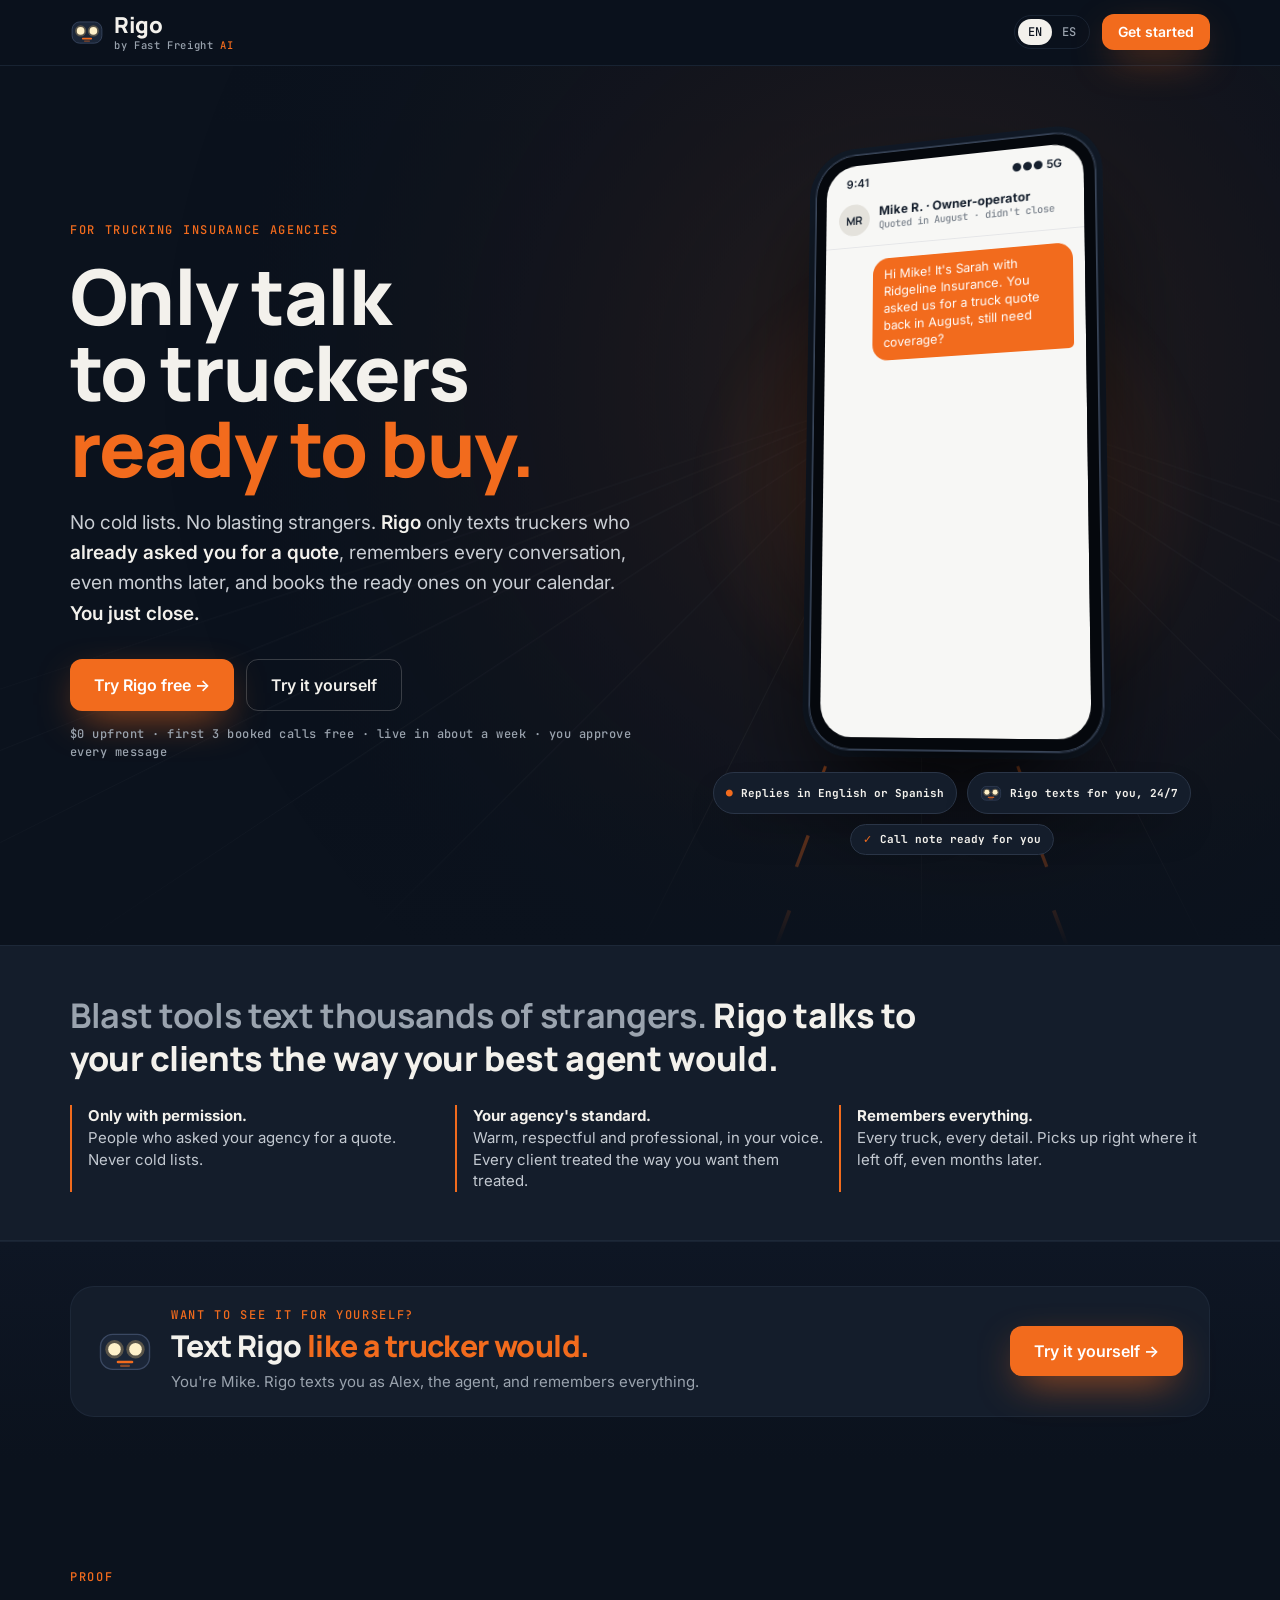
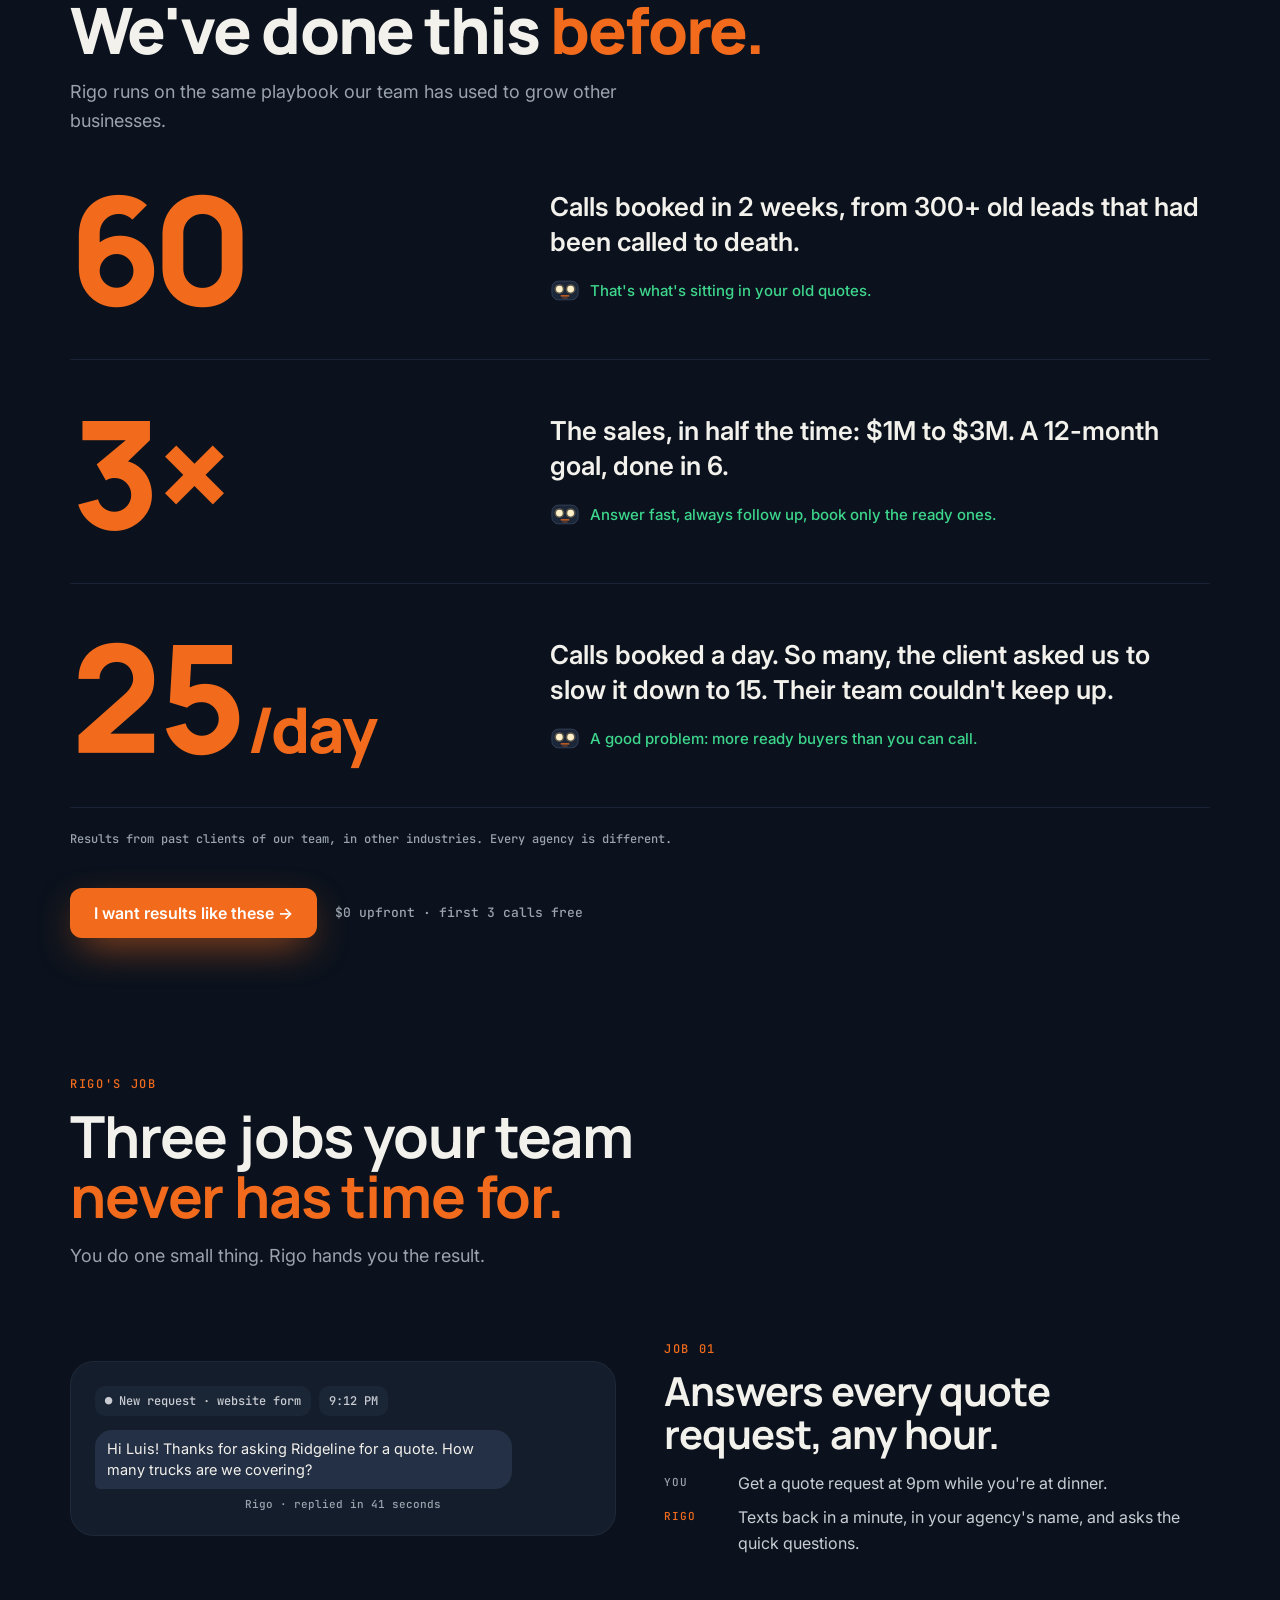
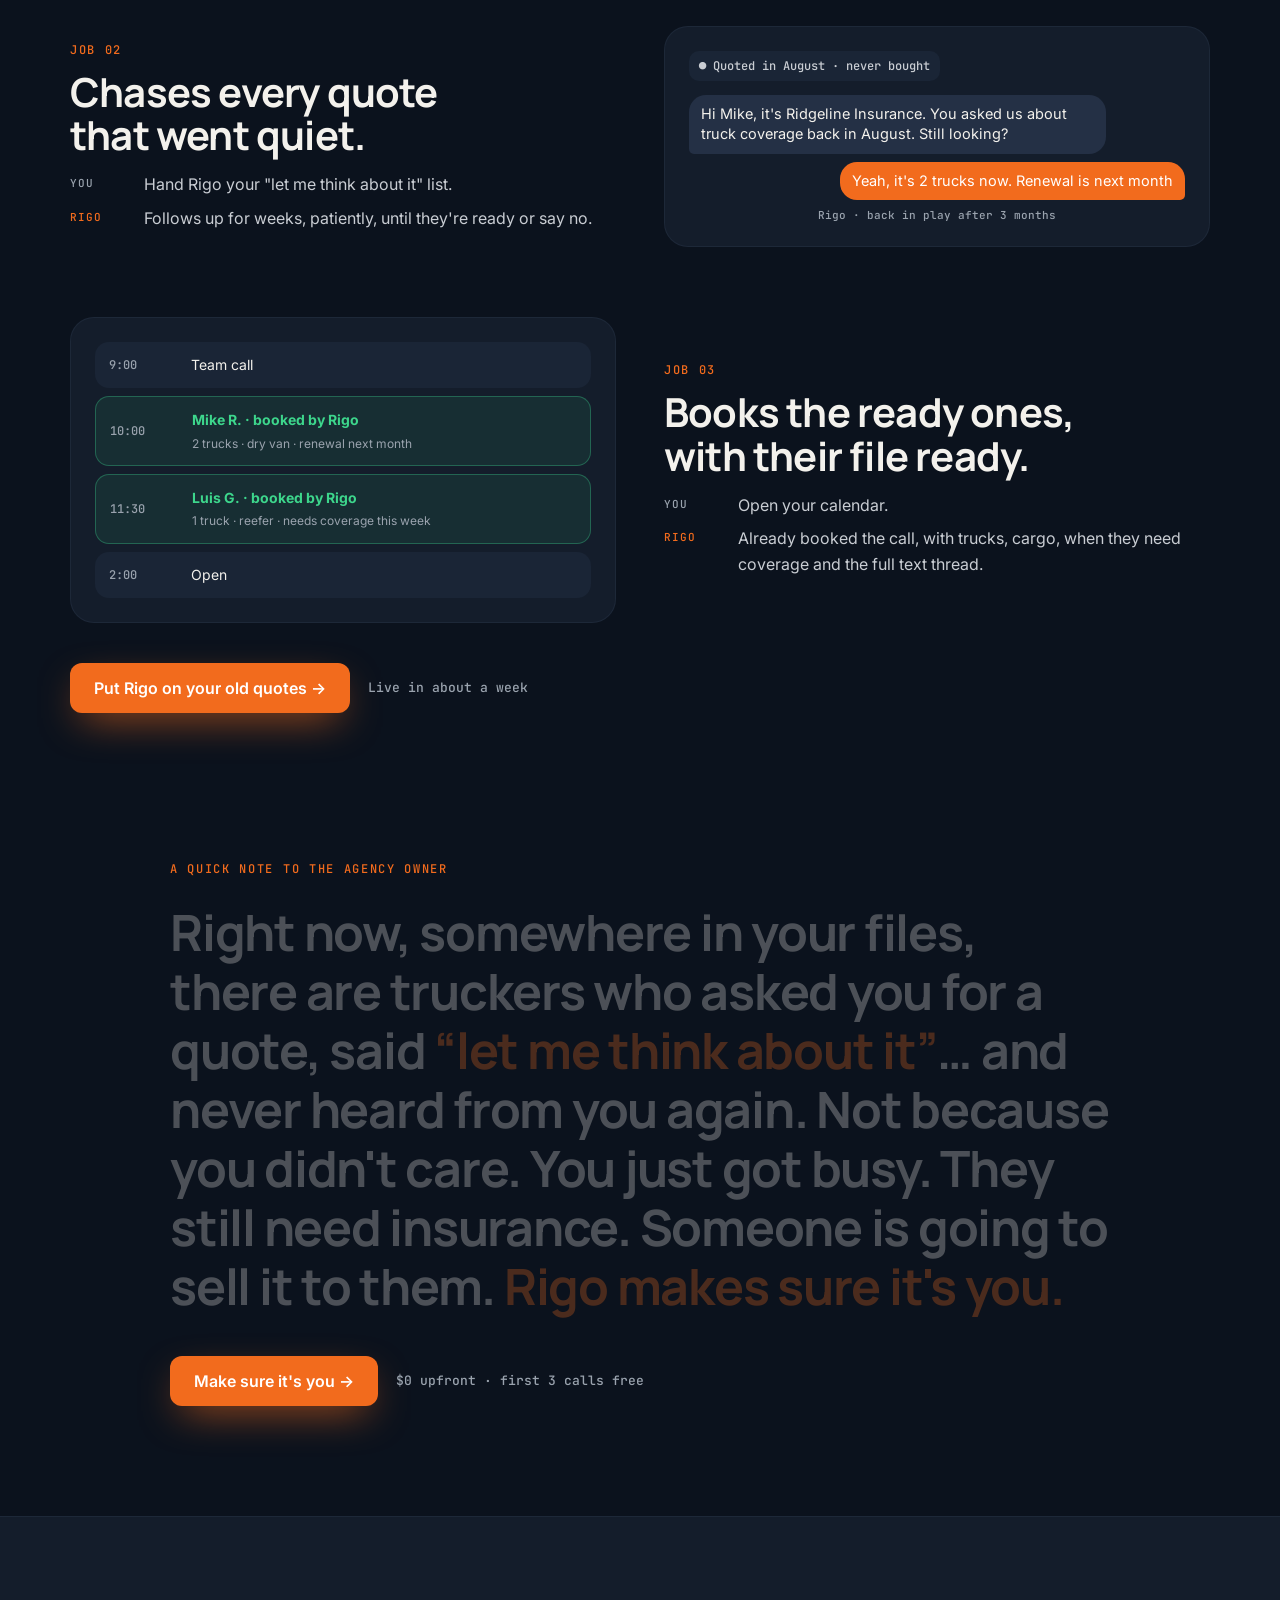
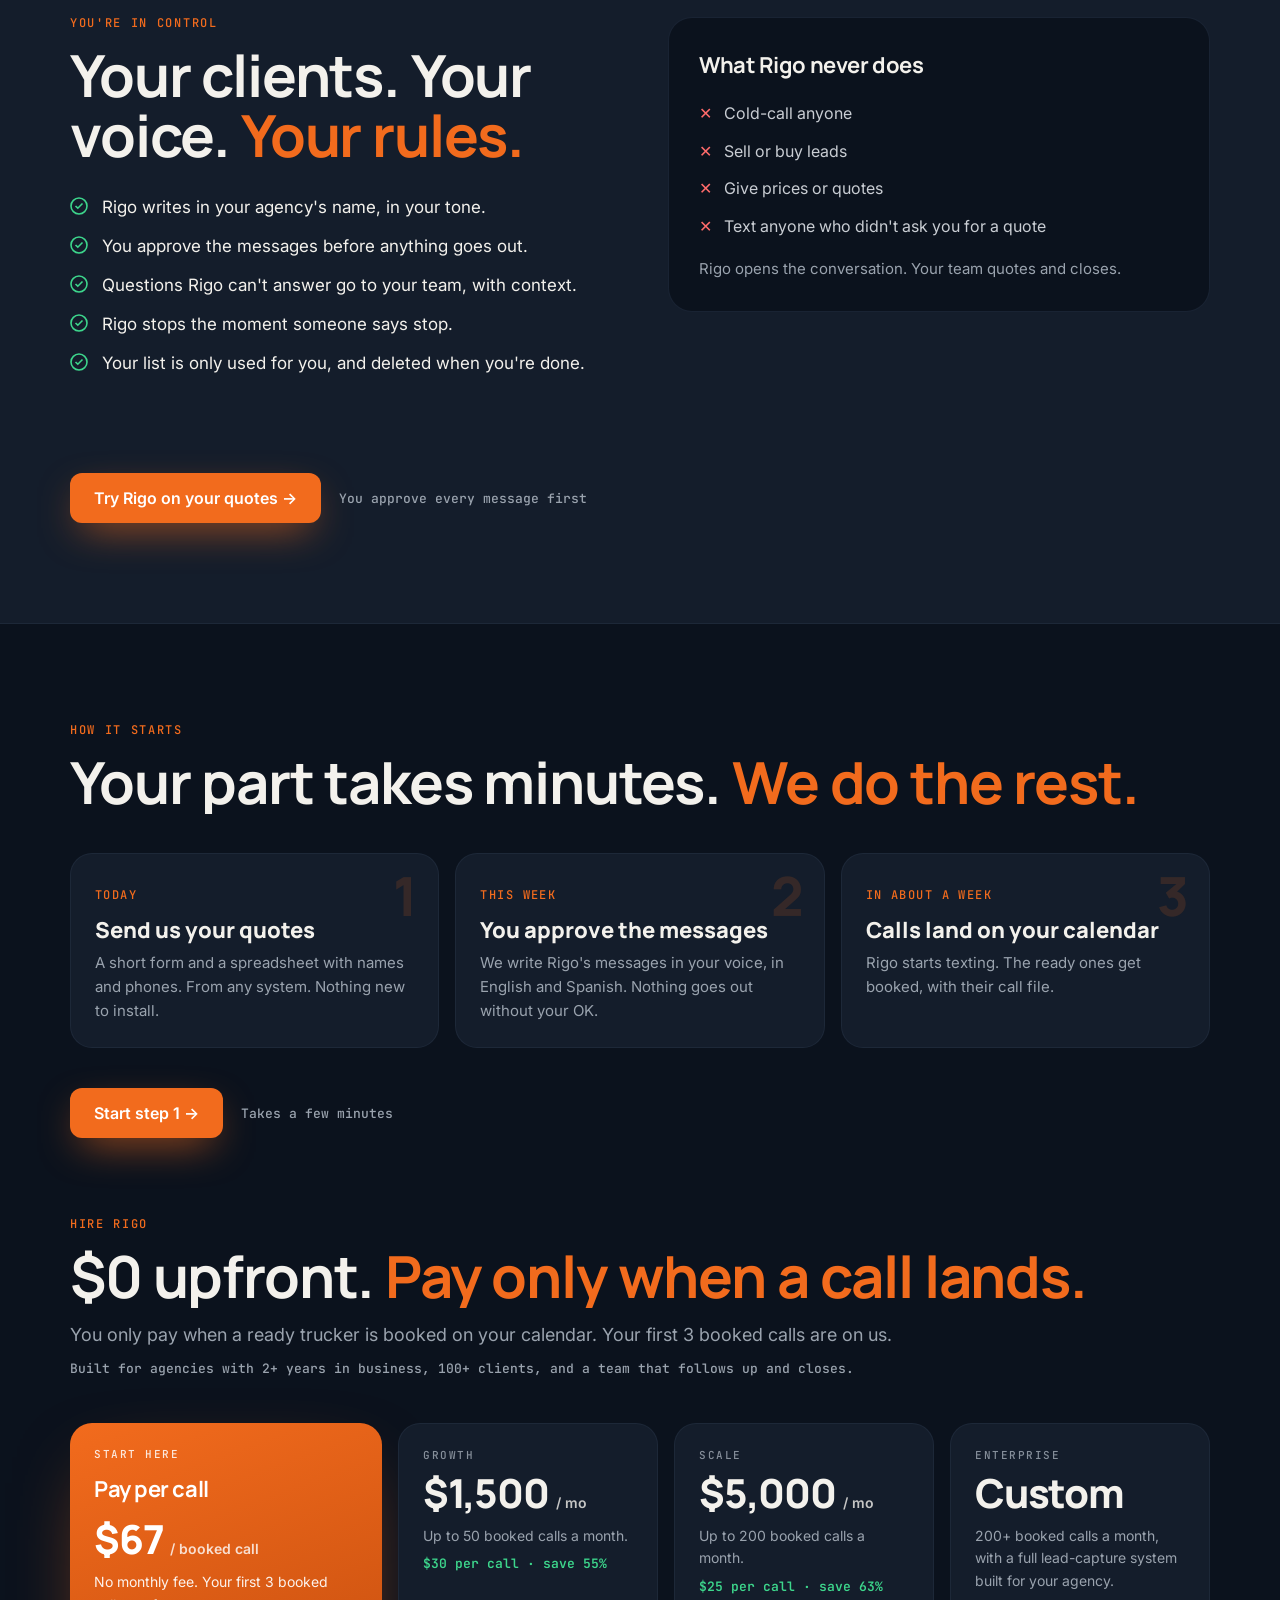
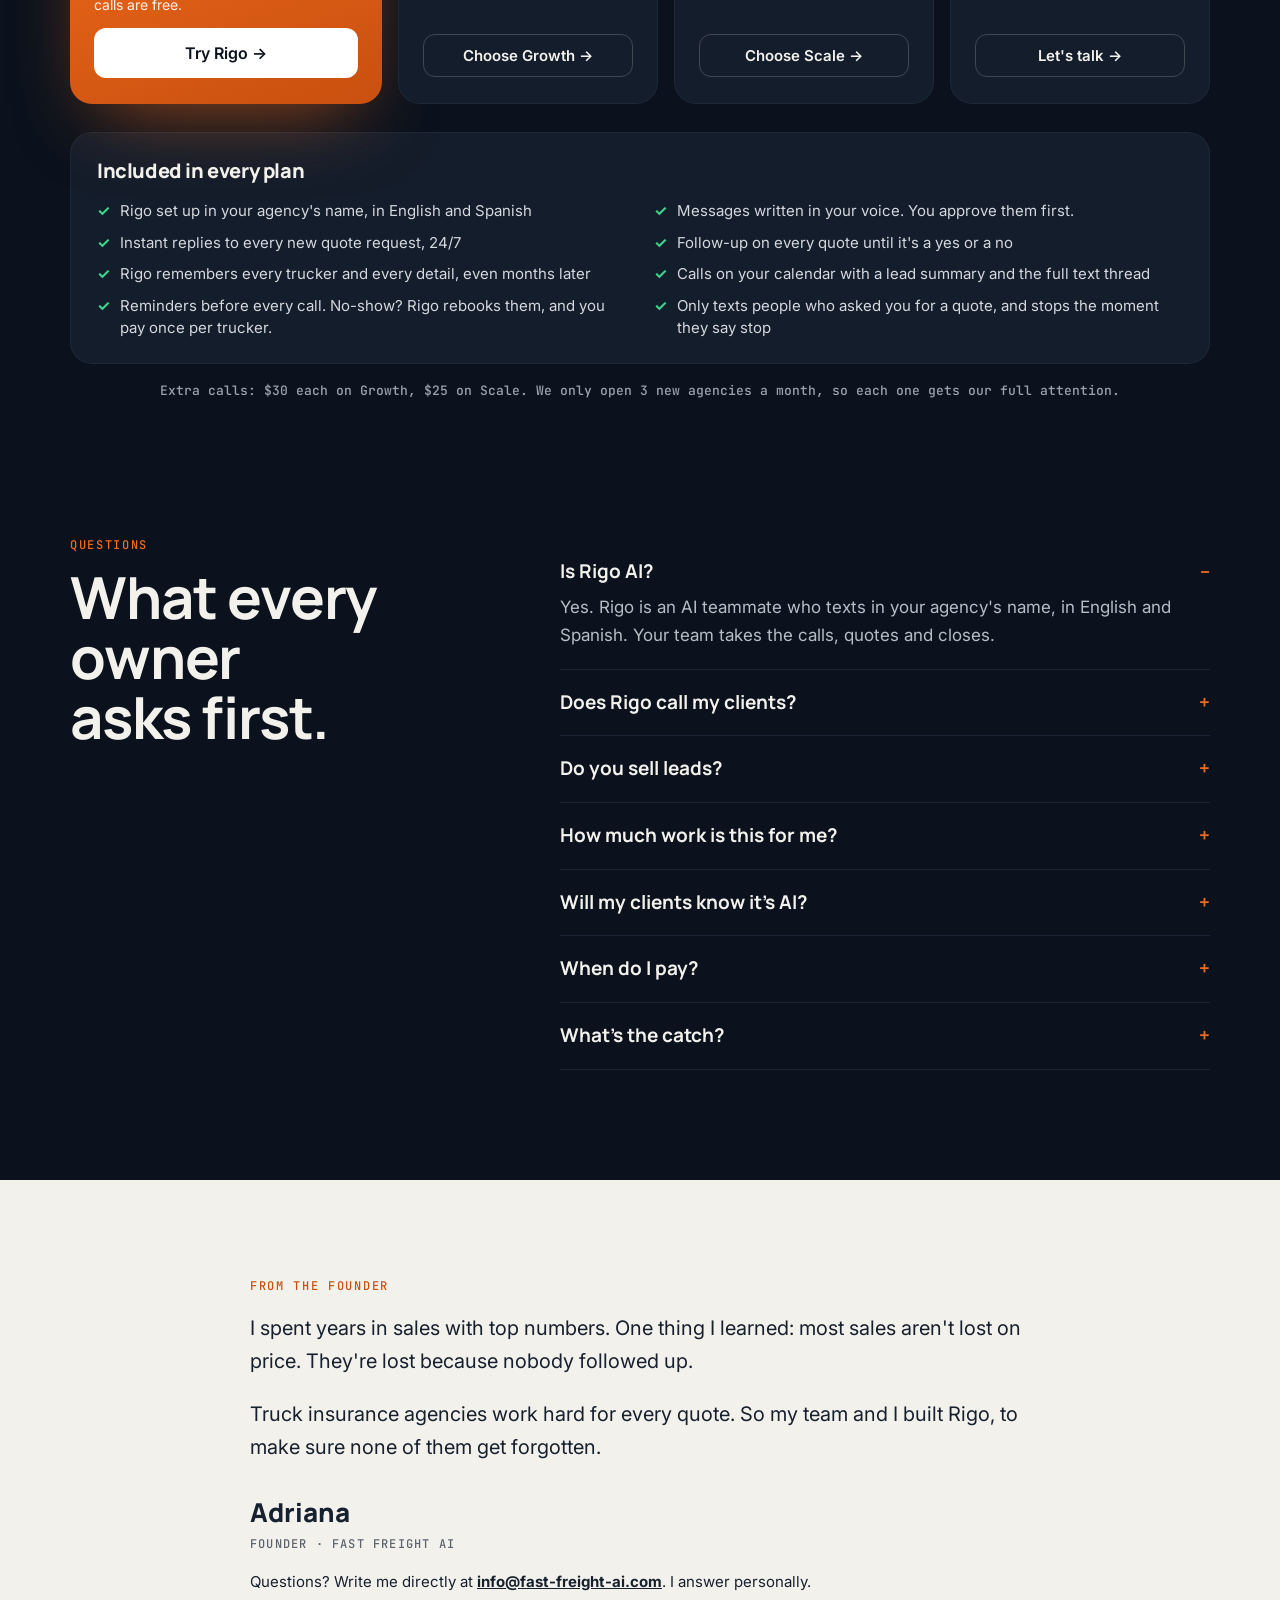
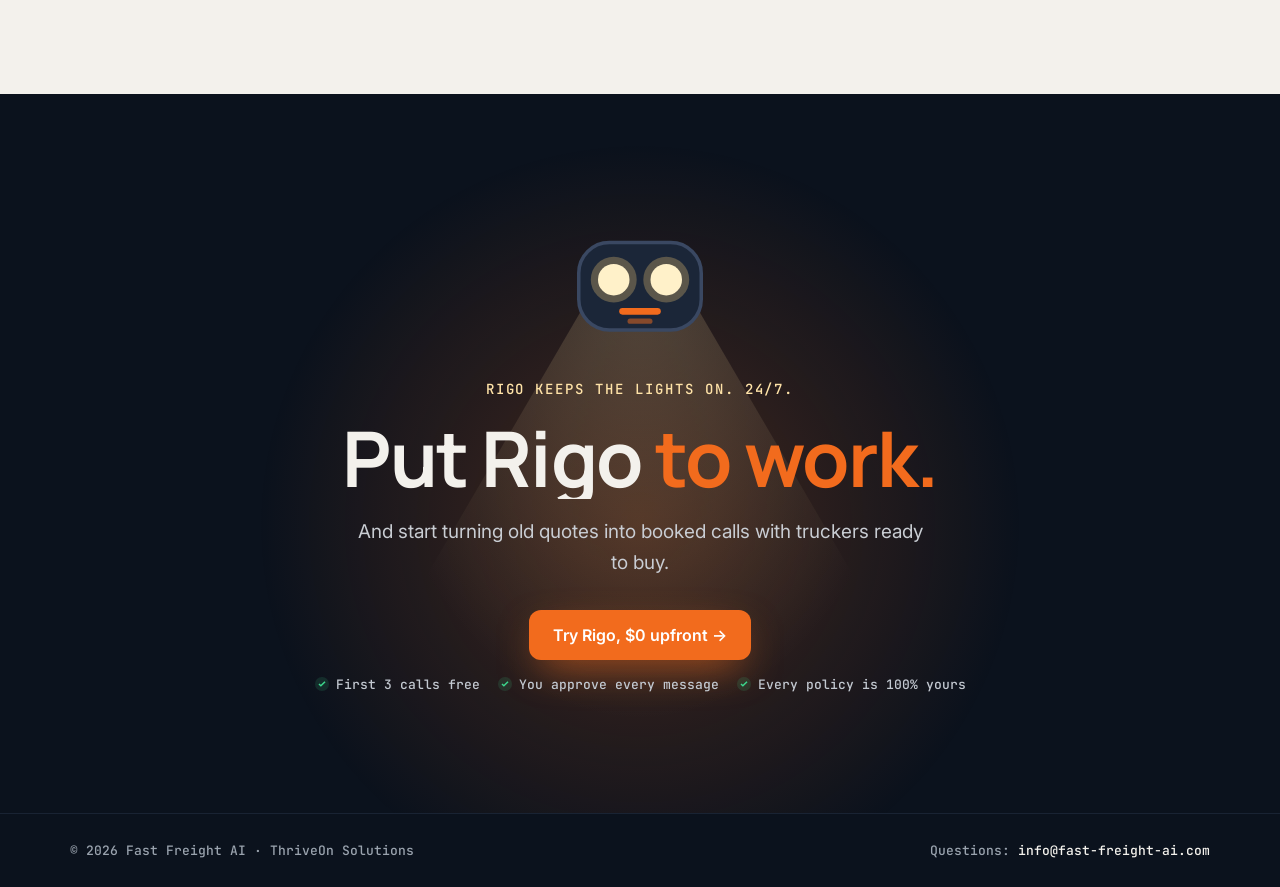
<file: index.html>
<!doctype html><html lang="en"><head><meta charset="utf-8"><meta name="viewport" content="width=device-width,initial-scale=1"><title>Fast Freight AI · Meet Rigo</title><link rel="icon" type="image/svg+xml" href="data:image/svg+xml,%3Csvg xmlns=%27http://www.w3.org/2000/svg%27 viewBox=%270 0 64 64%27%3E%3Crect x=%274%27 y=%2713%27 width=%2756%27 height=%2740%27 rx=%2714%27 fill=%27%231B2638%27/%3E%3Ccircle cx=%2720%27 cy=%2730%27 r=%278.5%27 fill=%27%23FFF1C9%27/%3E%3Ccircle cx=%2744%27 cy=%2730%27 r=%278.5%27 fill=%27%23FFF1C9%27/%3E%3Cpath d=%27M23 45h18%27 stroke=%27%23F26B1D%27 stroke-width=%274%27 stroke-linecap=%27round%27/%3E%3C/svg%3E"><title>Fast Freight AI</title>
<meta name="claude:viewport-fit-sides" content="cover">
<meta name="description" content="Meet Rigo, the AI teammate for truck insurance agencies. Rigo texts every trucker who asked you for a quote, follows up until they're ready, and books them on your calendar.">
<link rel="preconnect" href="https://fonts.googleapis.com">
<link rel="preconnect" href="https://fonts.gstatic.com" crossorigin>
<link rel="stylesheet" href="https://fonts.googleapis.com/css2?family=Manrope:wght@500;700;800&family=Inter:wght@400;500;600&family=JetBrains+Mono:wght@500&display=swap">
<style>
/* Layout: night-highway world. The hero IS the product: a live phone where the visitor texts Rigo like a trucker would. Single committed dark look. */
:root{
  --night:#0B121D; --asphalt:#141D2B; --raise:#1A2536; --line:#24304299;
  --chalk:#F3F1EC; --fog:#9AA3AE; --signal:#F26B1D; --signal-soft:#F26B1D22; --go:#3DD68C;
  --display:"Manrope",system-ui,-apple-system,"Segoe UI",sans-serif;
  --body:"Inter",system-ui,-apple-system,"Segoe UI",sans-serif;
  --mono:"JetBrains Mono",ui-monospace,"SFMono-Regular",Menlo,monospace;
  color-scheme:dark;
}
*{box-sizing:border-box}
html{scroll-behavior:smooth}
body{margin:0;background:var(--night);color:var(--chalk);font:400 17px/1.6 var(--body);-webkit-font-smoothing:antialiased;overflow-x:hidden}
body::before{content:"";position:fixed;inset:0 0 auto;height:env(safe-area-inset-top,0px);z-index:60;background:var(--night)}
a{color:inherit}
h1,h2,h3{font-family:var(--display);text-wrap:balance;margin:0;letter-spacing:-.02em}
p{margin:0}
.wrap{max-width:1180px;margin:0 auto;padding-left:max(20px,env(safe-area-inset-left,0px));padding-right:max(20px,env(safe-area-inset-right,0px))}
.eyebrow{font:500 12px/1 var(--mono);letter-spacing:.14em;text-transform:uppercase;color:var(--signal)}
section h2{font-size:clamp(34px,4.6vw,58px);line-height:1.04}
h2 em,h1 em{font-style:normal;color:var(--signal)}
.btn{display:inline-flex;align-items:center;gap:10px;font:600 16px/1 var(--body);text-decoration:none;padding:17px 24px;border-radius:12px;transition:transform .2s,box-shadow .2s;border:0;cursor:pointer}
.btn-go{background:var(--signal);color:#fff;box-shadow:0 14px 40px -12px #F26B1Dcc}
.btn-go:hover{transform:translateY(-2px)}
.btn-ghost{border:1px solid #F3F1EC33;color:var(--chalk);background:none}
.btn:focus-visible,button:focus-visible,input:focus-visible,summary:focus-visible{outline:2px solid var(--signal);outline-offset:3px}

/* Rigo avatar */
.rigo-av{width:40px;height:40px;position:relative;flex:none;display:block}
.rigo-av svg{width:100%;height:100%;display:block;overflow:visible;animation:rfloat 4s ease-in-out infinite}
.rigo-av .eye{transform-box:fill-box;transform-origin:center;animation:rblink 5s infinite}
.rigo-av .eyes{transition:transform .3s ease}
.rigo-av .happy{opacity:0;transition:opacity .25s}
.rigo-av.joy .eye{opacity:0}.rigo-av.joy .happy{opacity:1}
.rigo-av.think .eyes{transform:translate(3px,-3px)!important}
.rigo-av .led{display:none}
.drive .lamp{opacity:.65!important}
/* headings light up as Rigo passes */
.lightup{position:relative}
.lightup .sweep{position:absolute;inset:-12% -8%;pointer-events:none;background:linear-gradient(100deg,transparent 35%,#FFE3A840 50%,transparent 65%);transform:translateX(-110%);mix-blend-mode:screen;opacity:0}
.lightup.on .sweep{animation:sweep 1.5s cubic-bezier(.3,.6,.3,1) forwards}
@keyframes sweep{0%{opacity:1;transform:translateX(-110%)}100%{opacity:1;transform:translateX(110%)}}
.lightup-wrap{overflow:hidden;padding:.06em 0 .1em;margin:-.06em 0 -.1em}
/* final: headlights switch on */
.final .rigo-av.lg{width:140px;height:140px}
.final .carwrap{position:relative}
.final .carwrap::after{content:"";position:absolute;left:50%;top:62%;width:760px;height:560px;max-width:180vw;transform:translateX(-50%);background:radial-gradient(ellipse 50% 100% at 50% 0,#FFE3A833,#FFE3A80d 55%,transparent 75%);clip-path:polygon(43% 0,57% 0,100% 100%,0 100%);opacity:0;transition:opacity 1.2s ease .4s;pointer-events:none;z-index:-1}
.final .carwrap .rigo-av{filter:brightness(.45) saturate(.6);transition:filter 1s ease .2s}
.final .carwrap.on::after{opacity:1}
.final .carwrap.on .rigo-av{filter:none}
.final .tagline{font:500 14px var(--mono);letter-spacing:.14em;text-transform:uppercase;color:#FFE3A8;margin-top:26px}
.rigo-av.lg{width:76px;height:76px}
.cav{width:44px;height:44px;border-radius:50%;background:linear-gradient(160deg,#A9B0BA,#7D8692);color:#fff;display:grid;place-items:center;font:700 19px var(--body);flex:none}
.cmeta{display:flex;align-items:center;gap:6px}
.chead .rigo-av{width:20px;height:20px}
.memo{align-self:stretch;background:#fff;border:1px solid #E5E6E8;border-left:3px solid var(--signal);border-radius:12px;padding:9px 12px;font:400 12.5px/1.45 var(--body);color:#4A5260;animation:pop .4s}
.memo b{display:block;font:700 11px var(--mono);letter-spacing:.06em;text-transform:uppercase;color:#C9500F;margin-bottom:3px}
@keyframes rfloat{50%{transform:translateY(-1.5px)}}
@keyframes rblink{0%,93%,100%{transform:scaleY(1)}96%{transform:scaleY(.12)}}
@keyframes rled{50%{opacity:.3}}
.sys.punch{color:#C9500F;font-weight:700;text-align:center;padding:2px 10px}
@media (prefers-reduced-motion:reduce){.rigo-av *,.rigo-av svg,.lightup .sweep{animation:none!important}}

.sec-cta{display:flex;flex-wrap:wrap;align-items:center;gap:14px 18px;margin-top:40px;grid-column:1/-1}
.sec-cta span{font:500 13px var(--mono);color:var(--fog)}
.offer-sub{color:var(--fog);font-size:18px;margin-top:14px}
.stick{display:none}
@media (max-width:760px){
  .stick{display:flex;justify-content:center;position:fixed;left:16px;right:16px;bottom:calc(14px + env(safe-area-inset-bottom,0px));z-index:60;transform:translateY(140%);transition:transform .35s cubic-bezier(.2,.8,.2,1);box-shadow:0 18px 40px -12px #000}
  .stick.show{transform:none}
  footer{padding-bottom:80px}
}
.assure{list-style:none;padding:0;margin:16px 0 0;display:flex;flex-wrap:wrap;gap:8px 18px;font:500 13px var(--mono);color:#C3C9D1}
.assure li{display:flex;align-items:center;gap:7px}
.assure li::before{content:"";width:14px;height:14px;border-radius:50%;background:#3DD68C22 url("data:image/svg+xml,%3Csvg xmlns='http://www.w3.org/2000/svg' viewBox='0 0 14 14'%3E%3Cpath d='m3.5 7 2.2 2.1 4.8-4.7' fill='none' stroke='%233DD68C' stroke-width='1.8'/%3E%3C/svg%3E") center/12px no-repeat;flex:none}
.how .wrap{padding-block:100px 40px}
.how h2 em{font-style:normal;color:var(--signal)}
.steps{list-style:none;padding:0;margin:40px 0 0;display:grid;grid-template-columns:repeat(3,1fr);gap:16px;counter-reset:st}
.steps li{position:relative;background:var(--asphalt);border:1px solid var(--line);border-radius:22px;padding:26px 24px 24px;counter-increment:st}
.steps li::before{content:counter(st);position:absolute;right:20px;top:14px;font:800 54px/1 var(--display);color:#F26B1D26}
.steps .when{font:500 12px var(--mono);letter-spacing:.12em;text-transform:uppercase;color:var(--signal)}
.steps b{display:block;font:800 22px/1.2 var(--display);margin-top:10px}
.steps p{color:var(--fog);font-size:15px;margin-top:8px}
.note-sec .direct{font-size:15px!important;margin-top:18px}
.note-sec .direct a{color:inherit;font-weight:700}
@media (max-width:760px){.steps{grid-template-columns:1fr}.how .wrap{padding-block:72px 20px}}
/* PHONE */
.lv-stage{perspective:1400px;display:flex;flex-direction:column;align-items:center;position:relative}
.lv-halo{position:absolute;width:520px;height:520px;max-width:120%;border-radius:50%;background:radial-gradient(circle,#F26B1D55,#F26B1D11 45%,transparent 70%);top:50%;left:50%;transform:translate(-50%,-50%);filter:blur(10px);animation:lvbreathe 6s ease-in-out infinite}
@keyframes lvbreathe{50%{transform:translate(-50%,-50%) scale(1.08);opacity:.8}}
.lv-phone{--rx:8deg;--ry:-16deg;width:300px;max-width:100%;aspect-ratio:9/18.5;border-radius:44px;background:#05080D;padding:12px;border:1px solid #2A3547;box-shadow:0 60px 120px -30px #000,0 0 0 6px #111a27,inset 0 0 0 1px #3a4659;transform:rotateX(var(--rx)) rotateY(var(--ry));transform-style:preserve-3d;transition:transform .25s ease-out;position:relative}
.lv-screen{height:100%;border-radius:33px;background:#F7F7F5;overflow:hidden;display:flex;flex-direction:column;color:#16202E}
.lv-sbar{display:flex;justify-content:space-between;font:600 12px/1 var(--body);padding:14px 22px 8px}
.lv-chead{display:flex;align-items:center;gap:10px;padding:8px 14px 12px;border-bottom:1px solid #E5E6E8}
.lv-av{width:34px;height:34px;border-radius:50%;background:#E4E2DC;display:grid;place-items:center;font:700 12px var(--display)}
.lv-cname{font:700 13px/1.2 var(--body)}.lv-cmeta{font:500 10.5px/1.3 var(--mono);color:#7A828C}
.lv-msgs{flex:1;padding:14px 12px;display:flex;flex-direction:column;gap:8px;overflow:hidden}
.lv-b{max-width:84%;padding:9px 12px;border-radius:17px;font:400 13px/1.38 var(--body);opacity:0;transform:translateY(10px) scale(.97);transition:all .45s cubic-bezier(.2,.8,.2,1)}
.lv-b.show{opacity:1;transform:none}
.lv-out{align-self:flex-end;background:var(--signal);color:#fff;border-bottom-right-radius:5px}
.lv-in{align-self:flex-start;background:#E9EAEC;border-bottom-left-radius:5px}
.lv-typing{align-self:flex-start;background:#E9EAEC;border-radius:17px;padding:11px 14px;display:none;gap:4px}
.lv-typing.on{display:flex}
.lv-typing i{width:6px;height:6px;border-radius:50%;background:#8B929B;animation:dot 1s infinite}
.lv-typing i:nth-child(2){animation-delay:.15s}.lv-typing i:nth-child(3){animation-delay:.3s}

.lv-booked{margin:0 12px 14px;border-radius:16px;background:#0B121D;color:#fff;padding:12px 14px;display:flex;gap:12px;align-items:center;opacity:0;transform:translateY(14px);transition:all .6s cubic-bezier(.2,.8,.2,1)}
.lv-booked.show{opacity:1;transform:none}
.lv-booked .lv-ck{width:30px;height:30px;border-radius:50%;background:var(--go);display:grid;place-items:center;flex:none}
.lv-booked small{display:block;font:500 10px/1.2 var(--mono);letter-spacing:.1em;color:var(--go);text-transform:uppercase}
.lv-booked strong{font:700 14px/1.3 var(--display)}
.lv-booked .lv-bk-note{display:block;font:500 11px/1.35 var(--body);color:#C9CDD3;margin-top:3px}
.lv-chip{position:absolute;font:500 11px/1 var(--mono);background:var(--asphalt);border:1px solid #2A3547;color:var(--chalk);padding:9px 12px;border-radius:999px;white-space:nowrap;box-shadow:0 20px 40px -18px #000;animation:lvfloat 7s ease-in-out infinite}
.lv-chip span{color:var(--signal)}
.lv-chip.c1{top:14%;left:-6%}.lv-chip.c2{bottom:20%;right:-8%;animation-delay:-3s}
@keyframes lvfloat{50%{transform:translateY(-10px)}}

.lv-chip.c3{top:44%;left:-12%;display:flex;align-items:center;gap:8px;animation-delay:-5s}
.lv-chip .rigo-av{width:22px;height:22px}
.trysec{overflow:hidden;border-top:1px solid var(--line);background:linear-gradient(180deg,#0E1624,var(--night))}
.trysec .wrap{display:grid;grid-template-columns:1fr 1fr;gap:56px;align-items:center;padding-block:100px}
.trysec h2 em{font-style:normal;color:var(--signal)}
.trysec .sub{color:var(--fog);font-size:18px;margin-top:14px;max-width:30em}
.try-list{list-style:none;padding:0;margin:24px 0 0;display:grid;gap:10px}
.try-list li{display:flex;gap:10px;align-items:center;font:500 16px var(--body);color:#D5D8DD}
.try-list li::before{content:"→";color:var(--signal);font-weight:700}
@media (max-width:900px){.trysec .wrap{grid-template-columns:1fr;gap:36px;padding-block:72px}.lv-chip.c1{left:0}.lv-chip.c2{right:0}.lv-chip.c3{left:0}}
@media (max-width:520px){.lv-phone{width:270px}.lv-chip.c1{top:1%}.lv-chip.c3{top:46%}}
@media (prefers-reduced-motion:reduce){.lv-b,.lv-booked{opacity:1!important;transform:none!important}}
.trysec .wrap{display:block!important;padding-block:44px!important}
.try-card{display:flex;align-items:center;justify-content:space-between;gap:24px;background:var(--asphalt);border:1px solid var(--line);border-radius:24px;padding:22px 26px}
.try-head{display:flex;align-items:center;gap:18px}
.try-head .rigo-av{width:56px;height:56px}
.try-card h3{font:800 clamp(22px,2.6vw,30px)/1.15 var(--display);margin-top:8px}
.try-card h3 em{font-style:normal;color:var(--signal)}
.try-card p{color:var(--fog);font-size:15px;margin-top:6px}
.try-card .btn{flex:none}
.try-body{display:grid;grid-template-columns:.8fr 1.2fr;gap:48px;align-items:center;margin-top:36px;animation:pop .5s cubic-bezier(.2,.8,.2,1)}
.try-body[hidden]{display:none}
@media (max-width:760px){.try-card{flex-direction:column;align-items:stretch;padding:20px}.try-head{align-items:flex-start}.try-head .rigo-av{width:44px;height:44px}.try-card .btn{justify-content:center}.try-body{grid-template-columns:1fr;gap:24px}}
.mark-av{width:34px!important;height:34px!important}
.mark-t{display:flex;flex-direction:column;line-height:1}
.mark-n{font:800 22px/1 var(--display);letter-spacing:-.02em}
.mark-t small{font:500 10.5px/1 var(--mono);letter-spacing:.06em;color:var(--fog);margin-top:4px}
.mark-t small b{color:var(--signal);font-weight:500}
.lv-chips{display:flex;flex-wrap:wrap;justify-content:center;gap:10px;margin-top:26px;position:relative;z-index:2;max-width:520px}
.lv-chips .lv-chip{position:static!important;display:inline-flex;align-items:center;gap:8px}
.vs{border-block:1px solid var(--line);background:var(--asphalt)}
.vs .wrap{padding-block:48px}
.vs-line{font:700 clamp(22px,2.8vw,34px)/1.25 var(--display);letter-spacing:-.01em;color:var(--fog);max-width:900px}
.vs-line b{color:var(--chalk);font-weight:800}
.vs-pts{list-style:none;padding:0;margin:26px 0 0;display:grid;grid-template-columns:repeat(3,1fr);gap:14px}
.vs-pts li{font-size:15px;color:#C3C9D1;line-height:1.45;padding-left:16px;border-left:2px solid var(--signal)}
.vs-pts b{color:var(--chalk);display:block}
.fit{margin-top:10px;font:500 13px/1.5 var(--mono);color:var(--fog)}
@media (max-width:760px){.vs-pts{grid-template-columns:1fr}.vs .wrap{padding-block:40px}}
.card .per{font:600 13px var(--mono);color:var(--go);margin-top:-4px}
.card.free .btn{margin-top:auto}
.incl{margin-top:28px;border:1px solid var(--line);border-radius:22px;padding:24px 26px;background:var(--asphalt)}
.incl h3{font:800 20px var(--display)}
.incl ul{list-style:none;padding:0;margin:16px 0 0;display:grid;grid-template-columns:1fr 1fr;gap:10px 28px}
.incl li{display:flex;gap:10px;font-size:15px;color:#D5D8DD;line-height:1.45}
.incl li::before{content:"✓";color:var(--go);font-weight:700;flex:none}
@media (max-width:760px){.incl ul{grid-template-columns:1fr}}
/* NAV */
.nav{position:sticky;top:env(safe-area-inset-top,0px);z-index:50;background:#0B121Dcc;backdrop-filter:blur(14px);-webkit-backdrop-filter:blur(14px);border-bottom:1px solid var(--line)}
.nav .wrap{display:flex;align-items:center;justify-content:space-between;gap:16px;padding-block:14px}
.mark{font:800 19px/1 var(--display);text-decoration:none;display:flex;align-items:center;gap:10px}
.mark b{color:var(--signal)}
.nav-r{display:flex;align-items:center;gap:12px}
.lang{display:flex;border:1px solid var(--line);border-radius:999px;padding:3px}
.lang button{background:none;border:0;color:var(--fog);font:500 12px/1 var(--mono);padding:7px 10px;border-radius:999px;cursor:pointer}
.lang button[aria-pressed="true"]{background:var(--chalk);color:var(--night)}
.nav .btn{padding:11px 16px;font-size:14px}

/* HERO */
.hero{position:relative;overflow:hidden;isolation:isolate}
#road{position:absolute;inset:0;width:100%;height:100%;z-index:-1}
.hero::after{content:"";position:absolute;inset:auto 0 0;height:160px;background:linear-gradient(transparent,var(--night));z-index:-1}
.hero .wrap{display:grid;grid-template-columns:1.05fr .95fr;gap:52px;align-items:center;padding-block:64px 90px}
.intro{display:inline-flex;align-items:center;gap:12px;background:#141D2Bcc;border:1px solid var(--line);border-radius:999px;padding:6px 16px 6px 6px}
.intro .rigo-av{width:38px;height:38px}
.intro span{font:500 13px var(--mono);color:var(--fog)}
.intro b{color:var(--chalk);font-weight:500}
.hero h1{font-size:clamp(42px,6vw,80px);line-height:.99;font-weight:800;margin-top:22px}
.hero .lede{margin-top:22px;font-size:19px;color:#C9CDD3;max-width:31em}
.hero .lede b{color:var(--chalk);font-weight:600}
.chan{display:flex;flex-wrap:wrap;gap:8px;margin-top:18px}
.chan span{font:500 12px var(--mono);border:1px solid var(--line);border-radius:999px;padding:6px 10px;color:var(--fog)}
.cta-row{display:flex;flex-wrap:wrap;gap:12px;margin-top:30px}
.fine{margin-top:14px;font:500 12px/1.5 var(--mono);color:var(--fog);letter-spacing:.04em}

/* DEMO PHONE */
.demo{position:relative;display:flex;flex-direction:column;align-items:center}
.halo{position:absolute;width:520px;height:520px;max-width:120%;border-radius:50%;background:radial-gradient(circle,#F26B1D55,#F26B1D11 45%,transparent 70%);top:45%;left:50%;transform:translate(-50%,-50%);filter:blur(10px);animation:breathe 6s ease-in-out infinite;z-index:-1}
@keyframes breathe{50%{transform:translate(-50%,-50%) scale(1.08);opacity:.8}}
.try{font:500 12px var(--mono);letter-spacing:.12em;text-transform:uppercase;color:var(--signal);margin-bottom:12px;display:flex;align-items:center;gap:8px}
.try i{width:8px;height:8px;border-radius:50%;background:var(--signal);animation:blink 1.4s infinite}
@keyframes blink{50%{opacity:.25}}
.phone{width:350px;max-width:100%;height:620px;border-radius:46px;background:#05080D;padding:11px;border:1px solid #2A3547;box-shadow:0 60px 120px -30px #000,0 0 0 6px #111a27}
.screen{height:100%;border-radius:36px;background:#F7F7F5;overflow:hidden;display:flex;flex-direction:column;color:#16202E}
.chead{display:flex;align-items:center;gap:10px;padding:16px 16px 12px;border-bottom:1px solid #E5E6E8;background:#fff}
.cname{font:700 14px/1.2 var(--body)}.cmeta{font:500 11px/1.3 var(--mono);color:#1FAE6B}
.feed{flex:1;overflow-y:auto;padding:14px 12px;display:flex;flex-direction:column;gap:8px;scroll-behavior:smooth}
.b{max-width:84%;padding:9px 12px;border-radius:17px;font:400 14px/1.4 var(--body);animation:pop .35s cubic-bezier(.2,.8,.2,1)}
@keyframes pop{from{opacity:0;transform:translateY(8px) scale(.97)}}
.rigo{align-self:flex-start;background:#E9EAEC;border-bottom-left-radius:5px}
.me{align-self:flex-end;background:var(--signal);color:#fff;border-bottom-right-radius:5px}
.sys{align-self:center;font:500 11px var(--mono);color:#7A828C}
.typing{align-self:flex-start;background:#E9EAEC;border-radius:17px;padding:11px 14px;display:flex;gap:4px}
.typing i{width:6px;height:6px;border-radius:50%;background:#8B929B;animation:dot 1s infinite}
.typing i:nth-child(2){animation-delay:.15s}.typing i:nth-child(3){animation-delay:.3s}
@keyframes dot{50%{transform:translateY(-3px);opacity:.5}}
.chips{display:flex;flex-wrap:wrap;gap:6px;padding:10px 12px 14px;border-top:1px solid #E5E6E8;background:#fff;min-height:58px;align-content:flex-start}
.chip{border:1.5px solid var(--signal);color:#C9500F;background:#FFF4ED;border-radius:999px;padding:8px 12px;font:600 13px var(--body);cursor:pointer;animation:pop .3s}
.chip:hover{background:var(--signal);color:#fff}
.composer{display:flex;gap:8px;align-items:center;padding:10px 12px 14px;border-top:1px solid #E5E6E8;background:#fff}
.composer input{flex:1;min-width:0;border:1.5px solid #D9DCE0;border-radius:999px;padding:11px 16px;font:400 16px/1.2 var(--body);color:#16202E;background:#F7F7F5;outline:none;transition:border-color .2s,box-shadow .2s}
.composer input:focus{border-color:var(--signal);box-shadow:0 0 0 4px #F26B1D22;background:#fff}
.composer.nudge input{animation:nudge 2.2s ease-in-out infinite}
@keyframes nudge{50%{border-color:var(--signal);box-shadow:0 0 0 5px #F26B1D26}}
.composer button{width:42px;height:42px;border-radius:50%;border:0;background:var(--signal);display:grid;place-items:center;cursor:pointer;flex:none;transition:transform .15s}
.composer button:active{transform:scale(.92)}
.composer button:disabled{background:#C9CDD3;cursor:default}
.sys.hint{background:#FFF4ED;color:#C9500F;border:1px dashed #F26B1D88;border-radius:12px;padding:8px 12px;text-align:center;line-height:1.45;font-weight:600}
.demo-ctl{display:flex;gap:18px;justify-content:center;align-items:center;margin-top:16px}
.replay{display:inline-flex;align-items:center;gap:8px;background:#141D2B;border:1px solid var(--line);color:var(--chalk);border-radius:999px;padding:10px 16px;font:600 14px var(--body);cursor:pointer}
.replay:hover{border-color:var(--signal)}
.replay i{width:0;height:0;border-left:9px solid var(--signal);border-top:6px solid transparent;border-bottom:6px solid transparent}
.file{margin-top:4px;background:#0B121D;color:#fff;border-radius:16px;padding:14px;animation:pop .5s;align-self:stretch}
.file .fh{display:flex;justify-content:space-between;align-items:center;font:800 14px var(--display)}
.file .fh span{font:500 10px var(--mono);letter-spacing:.1em;color:var(--go)}
.file .row{display:flex;justify-content:space-between;gap:10px;font-size:12.5px;padding:6px 0;border-bottom:1px solid #ffffff14}
.file .row span:first-child{color:#9AA3AE}
.file .row span:last-child{font-weight:600;text-align:right}
.file .row.hot span:last-child{color:#FF8A45}
.restart{margin-top:14px;background:none;border:0;color:var(--fog);font:500 12px var(--mono);cursor:pointer;text-decoration:underline;text-underline-offset:3px}

/* STRIP */
.strip{border-block:1px solid var(--line);background:var(--asphalt)}
.strip .wrap{display:grid;grid-template-columns:repeat(4,1fr);padding-block:22px;gap:16px}
.strip div{display:flex;gap:10px;align-items:flex-start;font:500 14px/1.4 var(--body);color:#D5D8DD}
.strip svg{flex:none;margin-top:2px}

/* PROOF */
.proof .wrap{padding-block:110px 30px}
.proof h2{font:800 clamp(38px,5.4vw,64px)/1.02 var(--display);letter-spacing:-.03em;max-width:820px;margin-top:14px}
.proof h2 em{font-style:normal;color:var(--signal)}
.proof .lede{color:var(--fog);font-size:18px;margin-top:16px;max-width:640px}
.stat{display:grid;grid-template-columns:minmax(220px,.8fr) 1.2fr;gap:40px;align-items:center;padding:44px 0;border-bottom:1px solid var(--line)}
.stat:first-of-type{margin-top:36px;border-top:1px solid var(--line)}
.num{font:800 clamp(84px,12vw,150px)/.9 var(--display);letter-spacing:-.05em;color:var(--signal);font-variant-numeric:tabular-nums}
.num small{font-size:.42em;letter-spacing:-.02em;margin-left:6px}
.stat p{font:600 clamp(20px,2.2vw,26px)/1.35 var(--body);color:var(--chalk)}
.stat .fix{display:flex;gap:10px;align-items:center;margin-top:16px;font:500 15px/1.4 var(--body);color:var(--go)}
.stat .fix .rigo-av{width:30px;height:30px}
.src{font:500 12px/1.5 var(--mono);color:var(--fog);margin-top:22px}
.rigo-nums{display:grid;grid-template-columns:repeat(4,1fr);gap:14px;margin-top:56px}
.rigo-nums div{background:var(--asphalt);border:1px solid var(--line);border-radius:18px;padding:22px}
.rigo-nums b{display:block;font:800 40px/1 var(--display);color:var(--go);letter-spacing:-.02em}
.rigo-nums span{display:block;margin-top:10px;font:500 14px/1.4 var(--body);color:#D5D8DD}
@media (max-width:760px){.stat{grid-template-columns:1fr;gap:10px;padding:34px 0}.rigo-nums{grid-template-columns:1fr 1fr}.rigo-nums b{font-size:28px;white-space:nowrap}.rigo-nums div{padding:18px}.proof .wrap{padding-block:72px 10px}}

/* JOBS */
.jobs .wrap{padding-block:110px 40px}
.jobs-head{max-width:760px}
.jobs-head p{color:var(--fog);margin-top:16px;font-size:18px}
.job{display:grid;grid-template-columns:1fr 1fr;gap:48px;align-items:center;margin-top:70px}
.job:nth-child(even) .job-vis{order:-1}
.job .num{font:500 12px var(--mono);letter-spacing:.14em;color:var(--signal);text-transform:uppercase}
.job h3{font-size:clamp(28px,3.2vw,40px);line-height:1.08;margin-top:12px}
.job .do{margin-top:16px;display:grid;gap:8px}
.job .do div{display:grid;grid-template-columns:62px 1fr;gap:12px;font-size:16px;color:#C9CDD3}
.job .do b{font:500 11px/2 var(--mono);letter-spacing:.1em;text-transform:uppercase;color:var(--fog)}
.job .do div:last-child b{color:var(--signal)}
.job-vis{background:var(--asphalt);border:1px solid var(--line);border-radius:24px;padding:24px;min-width:0}
.mini{display:flex;flex-direction:column;gap:8px}
.mini .b{animation:none;font-size:14.5px}
.mini .sys{color:var(--fog)}
.mini .rigo{background:#243045;color:var(--chalk)}
.tag-in{display:flex;flex-wrap:wrap;gap:8px;margin-bottom:14px}
.tag-in span{font:500 12px var(--mono);padding:7px 10px;border-radius:10px;background:var(--raise);color:#C9CDD3}
.tag-in span b{color:var(--signal);font-weight:500}
.cal{display:grid;gap:8px}
.slot{display:grid;grid-template-columns:70px 1fr;gap:12px;align-items:center;padding:12px 14px;border-radius:14px;background:var(--raise);font-size:14px}
.slot time{font:500 12px var(--mono);color:var(--fog)}
.slot.on{background:#3DD68C18;border:1px solid #3DD68C55}
.slot.on b{color:var(--go)}
.slot small{display:block;color:var(--fog);font-size:12px;margin-top:2px}

/* LETTER */
.letter .wrap{padding-block:110px;max-width:980px}
.letter .eyebrow{margin-bottom:28px}
.scroll-words{font:700 clamp(28px,4.2vw,50px)/1.18 var(--display);letter-spacing:-.025em}
.scroll-words .w{opacity:.28;transition:opacity .25s linear}
.scroll-words .w.lit{opacity:1}
.scroll-words .hot{color:var(--signal)}

/* CONTROL */
.ctrl{background:var(--asphalt);border-block:1px solid var(--line)}
.ctrl .wrap{padding-block:100px;display:grid;grid-template-columns:1fr 1fr;gap:56px}
.ctrl-list{display:grid;gap:12px;margin-top:28px}
.ctrl-list div{display:flex;gap:14px;align-items:flex-start;font-size:17px}
.ctrl-list svg{flex:none;margin-top:3px}
.not{background:var(--night);border:1px solid var(--line);border-radius:24px;padding:30px;align-self:start}
.not h3{font-size:22px}
.not ul{list-style:none;padding:0;margin:18px 0 0;display:grid;gap:12px}
.not li{display:flex;gap:12px;font-size:16px;color:#C9CDD3}
.not li::before{content:"✕";color:#FF6B6B;font-weight:700}
.not p{margin-top:18px;font-size:15px;color:var(--fog)}

/* MATH */
.math .wrap{display:grid;grid-template-columns:1fr 1fr;gap:56px;padding-block:110px;align-items:center}
.math .sub{color:var(--fog);margin-top:18px;max-width:28em}
.calc{background:var(--asphalt);border:1px solid var(--line);border-radius:24px;padding:30px;min-width:0}
.field{margin-bottom:24px}
.field label{display:flex;justify-content:space-between;font:500 14px/1 var(--body);color:#C9CDD3;margin-bottom:12px}
.field output{font:500 14px var(--mono);color:var(--chalk)}
input[type=range]{width:100%;accent-color:var(--signal);height:24px}
.result{border-top:1px solid var(--line);padding-top:22px;display:flex;justify-content:space-between;align-items:flex-end;gap:16px;flex-wrap:wrap}
.result small{display:block;font:500 11px/1.3 var(--mono);letter-spacing:.12em;text-transform:uppercase;color:var(--fog)}
.big{font:800 clamp(44px,6vw,62px)/1 var(--display);color:var(--signal);letter-spacing:-.03em;font-variant-numeric:tabular-nums}
.policies{font:700 20px var(--display);font-variant-numeric:tabular-nums}
.calc .note{margin-top:14px;font-size:12px;color:var(--fog)}

/* OFFER */
.offer .wrap{padding-block:40px 110px}
.offer-grid{display:grid;grid-template-columns:1.2fr 1fr 1fr 1fr;gap:16px;margin-top:44px}
.card{border:1px solid var(--line);border-radius:22px;padding:26px 24px;background:var(--asphalt);display:flex;flex-direction:column;gap:12px;min-width:0}
.card.free{background:linear-gradient(160deg,#F26B1D,#C9500F);border:0;color:#fff;box-shadow:0 30px 80px -30px #F26B1Daa}
.card .label{font:500 11px/1 var(--mono);letter-spacing:.14em;text-transform:uppercase;opacity:.85}
.card .price{font:800 40px/1 var(--display);letter-spacing:-.03em}
.card .price small{font:600 14px var(--body);letter-spacing:0;opacity:.8}
.card p{font-size:14px;color:var(--fog)}
.card.free p{color:#fff;opacity:.92}
.card ul{list-style:none;padding:0;margin:0;display:grid;gap:8px;font-size:14px}
.card li::before{content:"✓  ";font-weight:700}
.card.free .btn{background:#fff;color:#0B121D;margin-top:auto;justify-content:center}
.card .card-cta{margin-top:auto;justify-content:center;padding:13px 16px;font-size:15px}
.card .card-cta:hover{border-color:var(--signal);color:#fff}
.offer-note{margin-top:18px;font:500 13px var(--mono);color:var(--fog);text-align:center}

/* FAQ */
.faq .wrap{padding-block:30px 110px;display:grid;grid-template-columns:.8fr 1.2fr;gap:56px}
details{border-bottom:1px solid var(--line);padding-block:20px}
summary{cursor:pointer;list-style:none;font:700 19px/1.35 var(--display);display:flex;justify-content:space-between;gap:16px}
summary::-webkit-details-marker{display:none}
summary::after{content:"+";color:var(--signal)}
details[open] summary::after{content:"–"}
details p{margin-top:10px;color:#B7BDC5;max-width:40em}

/* NOTE */
.note-sec{background:var(--chalk);color:#16202E}
.note-sec .wrap{max-width:820px;padding-block:100px}
.note-sec .eyebrow{color:#C9500F}
.note-sec p{font-size:20px;line-height:1.65;margin-top:20px}
.note-sec .name{font:800 26px var(--display);margin-top:30px}
.note-sec .role{font:500 12px var(--mono);letter-spacing:.1em;text-transform:uppercase;color:#5A636E;margin-top:6px}

/* FINAL */
.final{position:relative;overflow:hidden;text-align:center;isolation:isolate}
.final .wrap{padding-block:120px;display:flex;flex-direction:column;align-items:center}
.final::before{content:"";position:absolute;left:50%;top:60%;width:900px;height:900px;max-width:200%;transform:translate(-50%,-50%);background:radial-gradient(circle,#F26B1D40,transparent 60%);z-index:-1}
.final h2{font-size:clamp(40px,6vw,78px);line-height:1;max-width:12em;margin-top:22px}
.final h2 em{font-style:normal;color:var(--signal)}
.final p{color:#C9CDD3;margin-top:20px;max-width:30em;font-size:19px}
.final .cta-row{justify-content:center}
footer{border-top:1px solid var(--line)}
footer .wrap{display:flex;justify-content:space-between;gap:16px;flex-wrap:wrap;padding-block:28px;font:500 13px var(--mono);color:var(--fog)}
.sel{user-select:all;color:var(--chalk)}

.rv{transition:transform .9s cubic-bezier(.2,.8,.2,1),opacity .9s}
.js .rv.pre{transform:translateY(26px);opacity:.4}

@media (max-width:980px){
  .offer-grid{grid-template-columns:1fr 1fr}
}
@media (max-width:900px){
  .hero .wrap,.math .wrap,.faq .wrap,.ctrl .wrap,.job{grid-template-columns:1fr;gap:36px}
  .job:nth-child(even) .job-vis{order:0}
  .hero .wrap{padding-block:40px 70px}
  .strip .wrap{grid-template-columns:1fr 1fr}
}
@media (max-width:560px){
  body{font-size:16px}
  .strip .wrap,.offer-grid{grid-template-columns:1fr}
  .nav .btn{display:none}
  .phone{height:580px}
  .jobs .wrap,.letter .wrap,.math .wrap,.ctrl .wrap,.note-sec .wrap,.final .wrap{padding-block:72px}
}
@media (prefers-reduced-motion:reduce){
  *{animation:none!important;transition:none!important;scroll-behavior:auto!important}
  .scroll-words .w{opacity:1}
}
</style>
</head><body>
<nav class="nav" aria-label="Main">
  <div class="wrap">
    <a class="mark" href="#top" aria-label="Rigo by Fast Freight AI, home">
      <span class="rigo-av mark-av"></span>
      <span class="mark-t"><span class="mark-n">Rigo</span><small>by Fast Freight <b>AI</b></small></span>
    </a>
    <div class="nav-r">
      <div class="lang" role="group" aria-label="Language">
        <button type="button" id="lang-en" aria-pressed="true">EN</button>
        <button type="button" id="lang-es" aria-pressed="false">ES</button>
      </div>
      <a class="btn btn-go js-form" href="https://tally.so/r/Npekab" target="_blank" rel="noopener" data-es="Empezar">Get started</a>
    </div>
  </div>
</nav>


<header class="hero" id="top">
  <canvas id="road" aria-hidden="true"></canvas>
  <div class="wrap">
    <div>
      <div class="eyebrow" data-es="Para agencias de seguros de camiones">For trucking insurance agencies</div>
      <h1 data-es="Habla solo con camioneros <em>listos para comprar.</em>">Only talk to truckers <em>ready to buy.</em></h1>
      <p class="lede" data-es="Nada de listas en frío ni mensajes masivos. <b>Rigo</b> solo le escribe a camioneros que <b>ya te pidieron cotización</b>, se acuerda de cada conversación aunque hayan pasado meses, y agenda a los que están listos en tu calendario. <b>Tú solo cierras.</b>">No cold lists. No blasting strangers. <b>Rigo</b> only texts truckers who <b>already asked you for a quote</b>, remembers every conversation, even months later, and books the ready ones on your calendar. <b>You just close.</b></p>
      <div class="cta-row">
        <a class="btn btn-go js-form" href="https://tally.so/r/Npekab" target="_blank" rel="noopener" data-es="Prueba a Rigo gratis →">Try Rigo free →</a>
        <a class="btn btn-ghost" href="#try" data-es="Pruébalo tú">Try it yourself</a>
      </div>
<p class="fine" data-es="$0 por adelantado · tus primeras 3 llamadas gratis · lista en una semana aprox. · tú apruebas cada mensaje">$0 upfront · first 3 booked calls free · live in about a week · you approve every message</p>
    </div>
    <div class="lv-stage" aria-label="Example conversation" role="img">
      <div class="lv-halo"></div>
      <div class="lv-phone" id="lv-phone">
        <div class="lv-screen">
          <div class="lv-sbar"><span>9:41</span><span>●●● 5G</span></div>
          <div class="lv-chead"><div class="lv-av">MR</div><div><div class="lv-cname">Mike R. · Owner-operator</div><div class="lv-cmeta" data-es="Cotizó en agosto · no cerró">Quoted in August · didn't close</div></div></div>
          <div class="lv-msgs" id="lv-msgs">
            <div class="lv-b lv-out" data-es="¡Hola Mike! Soy Sara de Ridgeline Insurance. En agosto nos pediste cotización para tu camión, ¿todavía buscas seguro?">Hi Mike! It's Sarah with Ridgeline Insurance. You asked us for a truck quote back in August, still need coverage?</div>
            <div class="lv-b lv-in" data-es="¡Sí! De hecho ya son 2 camiones, mi póliza vence el próximo mes">Hey yes! Actually it's 2 trucks now, my policy renews next month</div>
            <div class="lv-b lv-out" data-es="¡Felicidades por el camión nuevo! ¿Te llama nuestro agente mañana, 10am o 2pm?">Congrats on the new truck! Can our agent call you tomorrow, 10am or 2pm?</div>
            <div class="lv-b lv-in" data-es="A las 10 está bien">10 works</div>
            <div class="lv-typing" id="lv-typing"><i></i><i></i><i></i></div>
          </div>
          <div class="lv-booked" id="lv-booked">
            <div class="lv-ck"><svg width="14" height="14" viewBox="0 0 14 14"><path d="m2 7 3.2 3L12 3.5" fill="none" stroke="#0B121D" stroke-width="2.2"/></svg></div>
            <div><small data-es="Agendado en tu calendario">Booked on your calendar</small><strong data-es="Mike R. · Jue 10:00 AM">Mike R. · Thu 10:00 AM</strong><span class="lv-bk-note" data-es="2 camiones · vence el próximo mes · listo para comprar">2 trucks · renews next month · ready to buy</span></div>
          </div>
        </div>
      </div>
      <div class="lv-chips">
        <div class="lv-chip c1"><span>●</span> <b data-es="Respuesta en español o inglés">Replies in English or Spanish</b></div>
        <div class="lv-chip c3"><span class="rigo-av"></span> <b data-es="Rigo escribe por ti, 24/7">Rigo texts for you, 24/7</b></div>
        <div class="lv-chip c2"><span>✓</span> <b data-es="Nota lista antes de tu llamada">Call note ready for you</b></div>
      </div>
    </div>

  </div>
</header>

<section class="vs">
  <div class="wrap">
    <p class="vs-line rv" data-es="Las herramientas masivas le escriben a miles de desconocidos. <b>Rigo le habla a tus clientes como lo haría tu mejor agente.</b>">Blast tools text thousands of strangers. <b>Rigo talks to your clients the way your best agent would.</b></p>
    <ul class="vs-pts rv">
      <li data-es="<b>Solo con permiso.</b> Gente que le pidió cotización a tu agencia. Nunca listas en frío."><b>Only with permission.</b> People who asked your agency for a quote. Never cold lists.</li>
      <li data-es="<b>Con el trato de tu agencia.</b> Amable, respetuoso y profesional, con tu voz. Atiende a cada cliente como tú quieres que lo atiendan."><b>Your agency's standard.</b> Warm, respectful and professional, in your voice. Every client treated the way you want them treated.</li>
      <li data-es="<b>Se acuerda de todo.</b> Cada camión, cada detalle. Retoma la plática donde se quedó, aunque pasen meses."><b>Remembers everything.</b> Every truck, every detail. Picks up right where it left off, even months later.</li>
    </ul>
  </div>
</section>

<section class="trysec" id="try">
  <div class="wrap">
    <div class="try-card">
      <div class="try-head">
        <div class="rigo-av"></div>
        <div>
          <div class="eyebrow" data-es="¿Quieres verlo por tu cuenta?">Want to see it for yourself?</div>
          <h3 data-es="Escríbele a Rigo <em>como un camionero.</em>">Text Rigo <em>like a trucker would.</em></h3>
          <p data-es="Tú eres Mike. Rigo te escribe como Alex, el agente, y se acuerda de todo.">You're Mike. Rigo texts you as Alex, the agent, and remembers everything.</p>
        </div>
      </div>
      <button class="btn btn-go" type="button" id="openTry" aria-expanded="false" aria-controls="tryBody" data-es="Pruébalo tú →">Try it yourself →</button>
    </div>
    <div class="try-body" id="tryBody" hidden>
      <ul class="try-list">
        <li data-es="Pregúntale quién es, o si es un bot">Ask who it is, or if it's a bot</li>
        <li data-es="Pregúntale cuánto cuesta">Ask what it costs</li>
        <li data-es="Contéstale en español">Answer in Spanish</li>
        <li data-es="O dile “stop”">Or tell it “stop”</li>
      </ul>
    <div class="demo">
      <div class="halo"></div>
      
      <div class="phone">
        <div class="screen">
          <div class="chead"><div class="cav">A</div><div><div class="cname">Alex · Ridgeline Insurance</div><div class="cmeta"><span class="rigo-av"></span><span class="cm-t" data-es="con Rigo">powered by Rigo</span></div></div></div>
          <div class="feed" id="feed" aria-live="polite"></div>
          <form class="composer nudge" id="composer" autocomplete="off"><input id="msg" type="text" enterkeyhint="send" maxlength="160" aria-label="Text Rigo" placeholder="Text Rigo…"><button type="submit" id="send" aria-label="Send"><svg width="18" height="18" viewBox="0 0 24 24" fill="none" stroke="#fff" stroke-width="2.6" stroke-linecap="round" stroke-linejoin="round"><path d="M12 19V5M5 12l7-7 7 7"/></svg></button></form>
        </div>
      </div>
      <div class="demo-ctl"><button class="replay" type="button" id="replay"><i></i><span data-es="Ver una conversación">Watch a replay</span></button><button class="restart" type="button" id="restart" data-es="Empezar de nuevo">Start over</button></div>
    </div>
    </div>
  </div>
</section>

<section class="proof" id="proof">
  <div class="wrap">
    <div class="eyebrow rv" data-es="Resultados">Proof</div>
    <h2 class="rv" data-es="Ya lo hemos hecho <em>antes.</em>">We've done this <em>before.</em></h2>
    <p class="lede rv" data-es="Rigo trabaja con el mismo sistema que nuestro equipo ya usó para hacer crecer otros negocios.">Rigo runs on the same playbook our team has used to grow other businesses.</p>

    <div class="stat rv"><div class="num"><span class="count" data-to="60">60</span></div>
      <div><p data-es="Llamadas agendadas en 2 semanas, de 300+ leads viejos a los que ya les habían llamado hasta el cansancio.">Calls booked in 2 weeks, from 300+ old leads that had been called to death.</p>
      <div class="fix"><div class="rigo-av"></div><span data-es="Eso es lo que hay escondido en tus cotizaciones viejas.">That's what's sitting in your old quotes.</span></div></div></div>

    <div class="stat rv"><div class="num"><span class="count" data-to="3">3</span>×</div>
      <div><p data-es="Más ventas en la mitad del tiempo: de $1M a $3M. Una meta de 12 meses, lograda en 6.">The sales, in half the time: $1M to $3M. A 12-month goal, done in 6.</p>
      <div class="fix"><div class="rigo-av"></div><span data-es="Contesta rápido, da seguimiento siempre, agenda solo a los listos.">Answer fast, always follow up, book only the ready ones.</span></div></div></div>

    <div class="stat rv"><div class="num"><span class="count" data-to="25">25</span><small data-es="/día">/day</small></div>
      <div><p data-es="Llamadas agendadas al día. Tantas, que el cliente nos pidió bajarle a 15 porque su equipo no se daba abasto.">Calls booked a day. So many, the client asked us to slow it down to 15. Their team couldn't keep up.</p>
      <div class="fix"><div class="rigo-av"></div><span data-es="Un buen problema: más camioneros listos de los que puedes atender.">A good problem: more ready buyers than you can call.</span></div></div></div>

    <p class="src" data-es="Resultados de clientes anteriores de nuestro equipo, en otras industrias. Cada agencia es diferente.">Results from past clients of our team, in other industries. Every agency is different.</p>
    <div class="sec-cta rv"><a class="btn btn-go js-form" href="https://tally.so/r/Npekab" target="_blank" rel="noopener" data-es="Quiero estos resultados →">I want results like these →</a><span data-es="$0 por adelantado · primeras 3 llamadas gratis">$0 upfront · first 3 calls free</span></div>
  </div>
</section>

<section class="jobs" id="jobs">
  <div class="wrap">
    <div class="jobs-head">
      <div class="eyebrow" data-es="El trabajo de Rigo">Rigo's job</div>
      <h2 style="margin-top:16px" data-es="Tres trabajos que tu equipo <em>no tiene tiempo de hacer.</em>">Three jobs your team <em>never has time for.</em></h2>
      <p data-es="Tú haces una cosa pequeña. Rigo te entrega el resultado.">You do one small thing. Rigo hands you the result.</p>
    </div>

    <div class="job rv">
      <div>
        <div class="num" data-es="Trabajo 01">Job 01</div>
        <h3 data-es="Contesta cada solicitud de cotización, a cualquier hora.">Answers every quote request, any hour.</h3>
        <div class="do">
          <div><b data-es="Tú">You</b><span data-es="Te llega una solicitud a las 9pm mientras cenas.">Get a quote request at 9pm while you're at dinner.</span></div>
          <div><b>Rigo</b><span data-es="Le contesta en un minuto, a nombre de tu agencia, y hace las preguntas rápidas.">Texts back in a minute, in your agency's name, and asks the quick questions.</span></div>
        </div>
      </div>
      <div class="job-vis">
        <div class="tag-in"><span data-es="<b>●</b> Nueva solicitud · formulario web">● New request · website form</span><span>9:12 PM</span></div>
        <div class="mini">
          <div class="b rigo" data-es="¡Hola Luis! Gracias por pedir cotización con Ridgeline. ¿Cuántos camiones vamos a asegurar?">Hi Luis! Thanks for asking Ridgeline for a quote. How many trucks are we covering?</div>
          <div class="sys" data-es="Rigo · respondió en 41 segundos">Rigo · replied in 41 seconds</div>
        </div>
      </div>
    </div>

    <div class="job rv">
      <div>
        <div class="num" data-es="Trabajo 02">Job 02</div>
        <h3 data-es="Persigue cada cotización que se quedó en silencio.">Chases every quote that went quiet.</h3>
        <div class="do">
          <div><b data-es="Tú">You</b><span data-es="Le pasas a Rigo tu lista de &quot;lo voy a pensar&quot;.">Hand Rigo your "let me think about it" list.</span></div>
          <div><b>Rigo</b><span data-es="Les da seguimiento por semanas, con paciencia, hasta que están listos o dicen que no.">Follows up for weeks, patiently, until they're ready or say no.</span></div>
        </div>
      </div>
      <div class="job-vis">
        <div class="tag-in"><span data-es="<b>●</b> Cotizó en agosto · nunca compró">● Quoted in August · never bought</span></div>
        <div class="mini">
          <div class="b rigo" data-es="Hola Mike, es Ridgeline Insurance. En agosto nos preguntaste por seguro para tu camión. ¿Todavía buscas?">Hi Mike, it's Ridgeline Insurance. You asked us about truck coverage back in August. Still looking?</div>
          <div class="b me" data-es="Sí, ya son 2 camiones. Renuevo el próximo mes">Yeah, it's 2 trucks now. Renewal is next month</div>
          <div class="sys" data-es="Rigo · de vuelta después de 3 meses">Rigo · back in play after 3 months</div>
        </div>
      </div>
    </div>

    <div class="job rv">
      <div>
        <div class="num" data-es="Trabajo 03">Job 03</div>
        <h3 data-es="Agenda a los listos, con su información lista.">Books the ready ones, with their file ready.</h3>
        <div class="do">
          <div><b data-es="Tú">You</b><span data-es="Abres tu calendario.">Open your calendar.</span></div>
          <div><b>Rigo</b><span data-es="Ya agendó la llamada, con camiones, carga, cuándo necesita cobertura y la conversación completa.">Already booked the call, with trucks, cargo, when they need coverage and the full text thread.</span></div>
        </div>
      </div>
      <div class="job-vis">
        <div class="cal">
          <div class="slot"><time>9:00</time><div data-es="Llamada de equipo">Team call</div></div>
          <div class="slot on"><time>10:00</time><div><b data-es="Mike R. · agendado por Rigo">Mike R. · booked by Rigo</b><small data-es="2 camiones · dry van · renueva el próximo mes">2 trucks · dry van · renewal next month</small></div></div>
          <div class="slot on"><time>11:30</time><div><b data-es="Luis G. · agendado por Rigo">Luis G. · booked by Rigo</b><small data-es="1 camión · reefer · necesita cobertura esta semana">1 truck · reefer · needs coverage this week</small></div></div>
          <div class="slot"><time>2:00</time><div data-es="Libre">Open</div></div>
        </div>
      </div>
    </div>
    <div class="sec-cta rv"><a class="btn btn-go js-form" href="https://tally.so/r/Npekab" target="_blank" rel="noopener" data-es="Pon a Rigo con tus cotizaciones viejas →">Put Rigo on your old quotes →</a><span data-es="Listo en una semana aprox.">Live in about a week</span></div>
  </div>
</section>

<section class="letter">
  <div class="wrap">
    <div class="eyebrow" data-es="Una nota rápida para el dueño de la agencia">A quick note to the agency owner</div>
    <p class="scroll-words" id="words" data-es="Ahora mismo, en tus archivos, hay camioneros que te pidieron cotización, dijeron <span class=&quot;hot&quot;>“lo voy a pensar”</span>… y nunca volvieron a saber de ti. No porque no te importaran. Solo estabas ocupado. Ellos todavía necesitan seguro. Alguien se los va a vender. <span class=&quot;hot&quot;>Rigo se asegura de que seas tú.</span>">Right now, somewhere in your files, there are truckers who asked you for a quote, said <span class="hot">“let me think about it”</span>… and never heard from you again. Not because you didn't care. You just got busy. They still need insurance. Someone is going to sell it to them. <span class="hot">Rigo makes sure it's you.</span></p>
    <div class="sec-cta rv"><a class="btn btn-go js-form" href="https://tally.so/r/Npekab" target="_blank" rel="noopener" data-es="Asegúrate de que seas tú →">Make sure it's you →</a><span data-es="$0 por adelantado · primeras 3 llamadas gratis">$0 upfront · first 3 calls free</span></div>
  </div>
</section>

<section class="ctrl">
  <div class="wrap">
    <div>
      <div class="eyebrow" data-es="Tú tienes el control">You're in control</div>
      <h2 style="margin-top:16px" data-es="Tus clientes. Tu voz. <em>Tus reglas.</em>">Your clients. Your voice. <em>Your rules.</em></h2>
      <div class="ctrl-list">
        <div><svg width="18" height="18" viewBox="0 0 18 18"><circle cx="9" cy="9" r="8" fill="none" stroke="#3DD68C" stroke-width="1.6"/><path d="m5.5 9 2.3 2.2 4.7-4.7" fill="none" stroke="#3DD68C" stroke-width="1.6"/></svg><span data-es="Rigo escribe a nombre de tu agencia, con tu tono.">Rigo writes in your agency's name, in your tone.</span></div>
        <div><svg width="18" height="18" viewBox="0 0 18 18"><circle cx="9" cy="9" r="8" fill="none" stroke="#3DD68C" stroke-width="1.6"/><path d="m5.5 9 2.3 2.2 4.7-4.7" fill="none" stroke="#3DD68C" stroke-width="1.6"/></svg><span data-es="Tú apruebas los mensajes antes de empezar.">You approve the messages before anything goes out.</span></div>
        <div><svg width="18" height="18" viewBox="0 0 18 18"><circle cx="9" cy="9" r="8" fill="none" stroke="#3DD68C" stroke-width="1.6"/><path d="m5.5 9 2.3 2.2 4.7-4.7" fill="none" stroke="#3DD68C" stroke-width="1.6"/></svg><span data-es="Las preguntas que Rigo no puede contestar pasan a tu equipo con el contexto.">Questions Rigo can't answer go to your team, with context.</span></div>
        <div><svg width="18" height="18" viewBox="0 0 18 18"><circle cx="9" cy="9" r="8" fill="none" stroke="#3DD68C" stroke-width="1.6"/><path d="m5.5 9 2.3 2.2 4.7-4.7" fill="none" stroke="#3DD68C" stroke-width="1.6"/></svg><span data-es="Rigo deja de escribir en cuanto alguien dice que no.">Rigo stops the moment someone says stop.</span></div>
        <div><svg width="18" height="18" viewBox="0 0 18 18"><circle cx="9" cy="9" r="8" fill="none" stroke="#3DD68C" stroke-width="1.6"/><path d="m5.5 9 2.3 2.2 4.7-4.7" fill="none" stroke="#3DD68C" stroke-width="1.6"/></svg><span data-es="Tu lista solo se usa para ti y se borra al terminar.">Your list is only used for you, and deleted when you're done.</span></div>
      </div>
    </div>
    <div class="not">
      <h3 data-es="Lo que Rigo nunca hace">What Rigo never does</h3>
      <ul>
        <li data-es="Llamar en frío a nadie">Cold-call anyone</li>
        <li data-es="Vender o comprar leads">Sell or buy leads</li>
        <li data-es="Dar precios o cotizar">Give prices or quotes</li>
        <li data-es="Escribirle a alguien que no te pidió cotización">Text anyone who didn't ask you for a quote</li>
      </ul>
      <p data-es="Rigo abre la conversación. Tu equipo cotiza y cierra.">Rigo opens the conversation. Your team quotes and closes.</p>
    </div>
    <div class="sec-cta rv"><a class="btn btn-go js-form" href="https://tally.so/r/Npekab" target="_blank" rel="noopener" data-es="Prueba a Rigo con tus cotizaciones →">Try Rigo on your quotes →</a><span data-es="Tú apruebas cada mensaje primero">You approve every message first</span></div>
  </div>
</section>


<section class="how" id="how">
  <div class="wrap">
    <div class="eyebrow" data-es="Cómo empieza">How it starts</div>
    <h2 style="margin-top:16px" data-es="Tu parte toma minutos. <em>La nuestra, el resto.</em>">Your part takes minutes. <em>We do the rest.</em></h2>
    <ol class="steps">
      <li class="rv"><span class="when" data-es="Hoy">Today</span><b data-es="Mándanos tus cotizaciones">Send us your quotes</b><p data-es="Un formulario corto y una hoja de cálculo con nombre y teléfono. Sirve de cualquier sistema. Nada nuevo que instalar.">A short form and a spreadsheet with names and phones. From any system. Nothing new to install.</p></li>
      <li class="rv"><span class="when" data-es="Esta semana">This week</span><b data-es="Tú apruebas los mensajes">You approve the messages</b><p data-es="Escribimos los mensajes de Rigo con tu voz, en inglés y español. Nada sale sin tu OK.">We write Rigo's messages in your voice, in English and Spanish. Nothing goes out without your OK.</p></li>
      <li class="rv"><span class="when" data-es="En una semana aprox.">In about a week</span><b data-es="Llamadas en tu calendario">Calls land on your calendar</b><p data-es="Rigo empieza a escribir. Los que están listos llegan agendados, con su ficha.">Rigo starts texting. The ready ones get booked, with their call file.</p></li>
    </ol>
    <div class="sec-cta rv"><a class="btn btn-go js-form" href="https://tally.so/r/Npekab" target="_blank" rel="noopener" data-es="Empezar el paso 1 →">Start step 1 →</a><span data-es="Toma unos minutos">Takes a few minutes</span></div>
  </div>
</section>

<section class="offer" id="offer">
  <div class="wrap">
    <div class="eyebrow" data-es="Contrata a Rigo">Hire Rigo</div>
    <h2 style="margin-top:16px" data-es="$0 por adelantado. <em>Pagas solo cuando hay llamada.</em>">$0 upfront. <em>Pay only when a call lands.</em></h2>
    <p class="offer-sub" data-es="Solo pagas cuando un camionero listo queda agendado en tu calendario. Tus primeras 3 llamadas agendadas van por nuestra cuenta.">You only pay when a ready trucker is booked on your calendar. Your first 3 booked calls are on us.</p>
    <p class="fit" data-es="Hecho para agencias con 2+ años, 100+ clientes y un equipo que da seguimiento y cierra.">Built for agencies with 2+ years in business, 100+ clients, and a team that follows up and closes.</p>
    <div class="offer-grid">
      <article class="card free">
        <div class="label" data-es="Empieza aquí">Start here</div>
        <h3 style="font-size:22px" data-es="Pago por llamada">Pay per call</h3>
        <div class="price">$67 <small data-es="/ llamada agendada">/ booked call</small></div>
        <p data-es="Sin mensualidad. Tus primeras 3 llamadas agendadas son gratis.">No monthly fee. Your first 3 booked calls are free.</p>
        <a class="btn js-form" href="https://tally.so/r/Npekab?plan=per-call" target="_blank" rel="noopener" data-plan="per-call" data-es="Probar a Rigo →">Try Rigo →</a>
      </article>
      <article class="card">
        <div class="label" style="color:var(--fog)" data-es="Crecimiento">Growth</div>
        <div class="price">$1,500 <small data-es="/ mes">/ mo</small></div>
        <p data-es="Hasta 50 llamadas agendadas al mes.">Up to 50 booked calls a month.</p>
        <div class="per" data-es="$30 por llamada · ahorras 55%">$30 per call · save 55%</div>
        <a class="btn btn-ghost card-cta js-form" data-plan="growth" href="https://tally.so/r/Npekab?plan=growth" target="_blank" rel="noopener" data-es="Elegir Growth →">Choose Growth →</a>
      </article>
      <article class="card">
        <div class="label" style="color:var(--fog)" data-es="Escala">Scale</div>
        <div class="price">$5,000 <small data-es="/ mes">/ mo</small></div>
        <p data-es="Hasta 200 llamadas agendadas al mes.">Up to 200 booked calls a month.</p>
        <div class="per" data-es="$25 por llamada · ahorras 63%">$25 per call · save 63%</div>
        <a class="btn btn-ghost card-cta js-form" data-plan="scale" href="https://tally.so/r/Npekab?plan=scale" target="_blank" rel="noopener" data-es="Elegir Scale →">Choose Scale →</a>
      </article>
      <article class="card">
        <div class="label" style="color:var(--fog)">Enterprise</div>
        <div class="price" data-es="A medida">Custom</div>
        <p data-es="Más de 200 llamadas al mes, con el sistema completo de captación hecho para tu agencia.">200+ booked calls a month, with a full lead-capture system built for your agency.</p>
        <a class="btn btn-ghost card-cta" href="mailto:info@fast-freight-ai.com?subject=Rigo%20Enterprise" data-es="Hablemos →">Let's talk →</a>
      </article>
    </div>
    <div class="incl rv">
      <h3 data-es="Incluido en todos los planes">Included in every plan</h3>
      <ul>
        <li data-es="Rigo configurado a nombre de tu agencia, en inglés y español">Rigo set up in your agency's name, in English and Spanish</li>
        <li data-es="Mensajes con tu voz. Tú los apruebas primero.">Messages written in your voice. You approve them first.</li>
        <li data-es="Respuesta inmediata a cada solicitud de cotización, 24/7">Instant replies to every new quote request, 24/7</li>
        <li data-es="Seguimiento a cada cotización hasta un sí o un no">Follow-up on every quote until it's a yes or a no</li>
        <li data-es="Rigo recuerda a cada camionero y cada detalle, aunque pasen meses">Rigo remembers every trucker and every detail, even months later</li>
        <li data-es="Llamadas en tu calendario con resumen del lead y la conversación completa">Calls on your calendar with a lead summary and the full text thread</li>
        <li data-es="Recordatorios antes de cada llamada. ¿No llegó? Rigo lo vuelve a agendar, y pagas una sola vez por camionero.">Reminders before every call. No-show? Rigo rebooks them, and you pay once per trucker.</li>
        <li data-es="Solo le escribe a quien te pidió cotización, y se detiene en cuanto dicen que no">Only texts people who asked you for a quote, and stops the moment they say stop</li>
      </ul>
    </div>
    <p class="offer-note" data-es="Llamadas extra: $30 cada una en Growth, $25 en Scale. Solo abrimos 3 agencias nuevas al mes, para darle a cada una toda nuestra atención.">Extra calls: $30 each on Growth, $25 on Scale. We only open 3 new agencies a month, so each one gets our full attention.</p>
  </div>
</section>

<section class="faq">
  <div class="wrap">
    <div>
      <div class="eyebrow" data-es="Preguntas">Questions</div>
      <h2 style="margin-top:16px" data-es="Lo que todo dueño pregunta primero.">What every owner asks first.</h2>
    </div>
    <div>
      <details open><summary data-es="¿Rigo es inteligencia artificial?">Is Rigo AI?</summary><p data-es="Sí. Rigo es un compañero de equipo con IA que escribe por texto a nombre de tu agencia, en español e inglés. Tu equipo hace las llamadas, cotiza y cierra.">Yes. Rigo is an AI teammate who texts in your agency's name, in English and Spanish. Your team takes the calls, quotes and closes.</p></details>
      <details><summary data-es="¿Rigo le llama a mis clientes?">Does Rigo call my clients?</summary><p data-es="No. Rigo escribe por mensaje de texto. Cuando la persona está lista, la agenda para una llamada contigo o con tu equipo.">No. Rigo texts. When someone is ready, Rigo books them for a call with you or your team.</p></details>
      <details><summary data-es="¿Ustedes venden leads?">Do you sell leads?</summary><p data-es="No. Rigo solo trabaja con tus propios clientes: gente que ya te pidió cotización.">No. Rigo only works with your own leads: people who already asked you for a quote.</p></details>
      <details><summary data-es="¿Cuánto trabajo es para mí?">How much work is this for me?</summary><p data-es="Muy poco. Un formulario corto y una hoja de cálculo de cualquier sistema. Nosotros configuramos todo y escribimos los mensajes. Tú solo los apruebas y tomas las llamadas.">Very little. A short form and a spreadsheet from any system. We set everything up and write the messages. You approve them and take the calls.</p></details>
      <details><summary data-es="¿Mis clientes van a saber que es IA?">Will my clients know it's AI?</summary><p data-es="Si preguntan, Rigo dice la verdad. Y la llamada siempre es contigo o con tu equipo.">If they ask, Rigo tells the truth. And the call is always with you or your team.</p></details>
      <details><summary data-es="¿Cuándo pago?">When do I pay?</summary><p data-es="Solo cuando un camionero queda agendado en tu calendario. Las primeras 3 llamadas son gratis. Después eliges: pago por llamada o un plan mensual.">Only when a trucker is booked on your calendar. Your first 3 calls are free. After that, you choose: pay per call or a monthly plan.</p></details>
      <details><summary data-es="¿Cuál es el truco?">What's the catch?</summary><p data-es="Ninguno. Si Rigo no te agenda llamadas, no pagas. Así de simple.">There isn't one. If Rigo doesn't book you calls, you don't pay. Simple as that.</p></details>
    </div>
  </div>
</section>

<section class="note-sec">
  <div class="wrap">
    <div class="eyebrow" data-es="De la fundadora">From the founder</div>
    <p data-es="Pasé años en ventas con los mejores números. Algo que aprendí: la mayoría de las ventas no se pierden por precio. Se pierden porque nadie volvió a llamar.">I spent years in sales with top numbers. One thing I learned: most sales aren't lost on price. They're lost because nobody followed up.</p>
    <p data-es="Las agencias de seguros de camiones trabajan duro por cada cotización. Por eso mi equipo y yo creamos a Rigo: para que ninguna se quede olvidada.">Truck insurance agencies work hard for every quote. So my team and I built Rigo, to make sure none of them get forgotten.</p>
    <div class="name">Adriana</div>
    <div class="role" data-es="Fundadora · Fast Freight AI">Founder · Fast Freight AI</div>
    <p class="direct" data-es="¿Preguntas? Escríbeme directo: <a href=&quot;mailto:info@fast-freight-ai.com&quot;>info@fast-freight-ai.com</a>. Te contesto yo.">Questions? Write me directly at <a href="mailto:info@fast-freight-ai.com">info@fast-freight-ai.com</a>. I answer personally.</p>
  </div>
</section>

<section class="final">
  <div class="wrap">
    <div class="carwrap" id="finalcar"><div class="rigo-av lg">R</div></div>
    <div class="tagline" data-es="Rigo deja las luces prendidas. 24/7.">Rigo keeps the lights on. 24/7.</div>
    <h2 data-es="Pon a Rigo <em>a trabajar.</em>">Put Rigo <em>to work.</em></h2>
    <p data-es="Y empieza a convertir tus cotizaciones viejas en llamadas con camioneros listos para comprar.">And start turning old quotes into booked calls with truckers ready to buy.</p>
    <div class="cta-row" style="margin-top:32px"><a class="btn btn-go js-form" href="https://tally.so/r/Npekab" target="_blank" rel="noopener" data-es="Prueba a Rigo, $0 por adelantado →">Try Rigo, $0 upfront →</a></div>
    <ul class="assure" style="justify-content:center"><li data-es="Primeras 3 llamadas gratis">First 3 calls free</li><li data-es="Tú apruebas cada mensaje">You approve every message</li><li data-es="Cada póliza es 100% tuya">Every policy is 100% yours</li></ul>
  </div>
</section>

<a class="stick btn btn-go js-form" href="https://tally.so/r/Npekab" target="_blank" rel="noopener" data-es="Pon a Rigo a trabajar →">Put Rigo to work →</a>
<footer>
  <div class="wrap">
    <span>© 2026 Fast Freight AI · ThriveOn Solutions</span>
    <span><span data-es="Preguntas:">Questions:</span> <span class="sel">info@fast-freight-ai.com</span></span>
  </div>
</footer>

<script>
(function(){
  document.documentElement.classList.add('js');
  var reduce = matchMedia('(prefers-reduced-motion: reduce)').matches;
  var FORMS = {en:'https://tally.so/r/Npekab', es:'https://tally.so/r/vGQk9d'};
  var lang = 'en';

  /* ---------- language ---------- */
  var nodes = [].slice.call(document.querySelectorAll('[data-es]'));
  nodes.forEach(function(n){ n.setAttribute('data-en', n.innerHTML); });
  function setLang(l){
    lang = l;
    nodes.forEach(function(n){ n.innerHTML = n.getAttribute(l==='es'?'data-es':'data-en'); });
    document.querySelectorAll('.js-form').forEach(function(a){ a.href = FORMS[l] + (a.dataset.plan ? '?plan='+a.dataset.plan : ''); });
    document.documentElement.lang = l;
    document.getElementById('lang-en').setAttribute('aria-pressed', l==='en');
    document.getElementById('lang-es').setAttribute('aria-pressed', l==='es');
    try{ localStorage.setItem('ffai-lang', l); }catch(e){}
    splitWords(); calc(); if(tryOpen) startDemo();
  }
  document.getElementById('lang-en').onclick = function(){ setLang('en'); };
  document.getElementById('lang-es').onclick = function(){ setLang('es'); };

  /* ---------- live Rigo demo ---------- */
  /* ---------- Rigo character: friendly face + trucker cap ---------- */
  var RIGO='<svg viewBox="0 0 64 64" aria-hidden="true">'
   +'<rect x="4" y="13" width="56" height="40" rx="14" fill="#1B2638" stroke="#3A4862" stroke-width="1.6"/>'
   +'<g class="eyes"><circle class="lamp" cx="20" cy="30" r="10.5" fill="#FFD27A" opacity=".28"/><circle class="lamp" cx="44" cy="30" r="10.5" fill="#FFD27A" opacity=".28"/>'
   +'<circle class="eye" cx="20" cy="30" r="7.2" fill="#FFF1C9"/><circle class="eye" cx="44" cy="30" r="7.2" fill="#FFF1C9"/>'
   +'<path class="happy" d="M14 32q6-7 12 0M38 32q6-7 12 0" stroke="#FFF1C9" stroke-width="3.4" fill="none" stroke-linecap="round"/></g>'
   +'<path d="M24 44.5h16" stroke="#F26B1D" stroke-width="3" stroke-linecap="round"/><path d="M27.5 49h9" stroke="#F26B1D" stroke-opacity=".5" stroke-width="2.4" stroke-linecap="round"/>'
   +'<circle class="led" cx="56" cy="51" r="5" fill="#3DD68C" stroke="#fff" stroke-width="2"/></svg>';
  document.querySelectorAll('.rigo-av').forEach(function(a){ a.innerHTML=RIGO; });
  var eyesAll=[].slice.call(document.querySelectorAll('.rigo-av .eyes'));
  addEventListener('pointermove',function(e){ if(reduce) return; eyesAll.forEach(function(g){
    var r=g.closest('.rigo-av').getBoundingClientRect(), dx=e.clientX-(r.left+r.width/2), dy=e.clientY-(r.top+r.height/2), d=Math.hypot(dx,dy)||1, k=Math.min(1,d/300);
    g.style.transform='translate('+(dx/d*2.2*k).toFixed(2)+'px,'+(dy/d*1.6*k).toFixed(2)+'px)'; }); },{passive:true});

  /* ---------- live demo: Rigo texts AS the agent (Alex), and remembers ---------- */
  var R = {
    en:{
      later:"November · 3 months later",
      memoT:"Rigo remembers Mike", memo:"Quoted Aug 12 · 1 dry van · Fresno · renewal this fall · said “let me think about it”",
      hi:"Hey Mike, it's Alex from Ridgeline Insurance. We talked in August about coverage for your dry van out of Fresno. Did you end up getting covered?",
      hint:"Your turn. You're Mike. Reply anything: ask who this is, ask if it's a bot, or answer in Spanish.",
      ph:["Text Alex…","Try: who's this?","Try: is this a bot?","Try: not yet, I have 3 trucks now","Try: hola, ¿quién eres?"],
      who:"It's Alex, from Ridgeline Insurance. You asked me for a truck quote back in August.",
      ai:"Good question! I'm Alex's AI teammate. I help him follow up so nobody falls through the cracks. Alex himself will be on the call.",
      price:"Good question! It depends on your trucks and what you haul, so I'll give you the exact number on the call. That's why I'm asking.",
      human:"Of course! I'll call you myself. Let me grab a couple of details so I'm ready.",
      stop:"No problem, Mike. I won't text you again. If anything changes, just reply here.",
      stopSys:"Rigo stops the moment someone says no.",
      yes:"Nice! Still worth comparing before your renewal, a lot of truckers save.",
      no:"No worries, that's why I'm reaching out.",
      qCovered:"So, did you end up getting covered, or still looking?",
      reWhen:"Got it. When do you need coverage to start?",
      qTrucks:"Are you still running just the 1 truck, or did you grow since August?",
      reTrucks:"How many trucks are you running now? Just a number works.",
      qHaul:"Still hauling dry van?",
      reHaul:"Got it. What are you hauling now?",
      qWhen:"Last one: is your renewal still this fall, or do you need coverage sooner?",
      qBookAsap:"On it! I can call you tomorrow. 10am or 2pm?",
      qBook:"Can I call you Thursday? 10am or 2pm?",
      reBook:"Which works better for you, 10am or 2pm?",
      t1:"Got it, still the 1 truck.", tFew:"{n} trucks now? Nice, you're growing!", tMany:"{n} trucks, that's a real fleet now!",
      hSame:"Perfect.", hAck:"{h}, got it.", hOther:"Got it, I'll note that.",
      wAck:{asap:"",renew:"Perfect timing to compare.",shop:"Smart. I can show you options, no pressure.",other:"Got it."},
      done:"You're all set for {d} at {t}. I'll have everything ready, so it'll be quick. Talk soon!",
      after:"Got it. Talk soon, Mike!",
      dAsap:"tomorrow", dLater:"Thursday", sAsap:"Tomorrow", sLater:"Thu",
      wLabel:{asap:"ASAP",renew:"Renewal this fall",shop:"Shopping around"},
      sys:"Booked on Alex's calendar", punch:"Rigo did this for Alex in under a minute. Alex spent 0 minutes on it.",
      typing:"typing…", on:"powered by Rigo",
      file:"Call file", ready:"● READY", rows:["Trucks","Hauls","Needs coverage","Language","History","Call"], langv:"English", hist:"Quoted Aug 12, re-engaged",
      replay:["who's this?","oh hey. not yet, I have 3 trucks now","still dry van","renewal is still in the fall","10am works"]
    },
    es:{
      later:"Noviembre · 3 meses después",
      memoT:"Rigo recuerda a Mike", memo:"Cotizado el 12 de agosto · 1 dry van · Fresno · renueva en otoño · dijo “déjame pensarlo”",
      hi:"¡Hola Mike! Soy Alex de Ridgeline Insurance. En agosto platicamos del seguro para tu dry van en Fresno. ¿Ya conseguiste seguro?",
      hint:"Tu turno. Tú eres Mike. Contéstale lo que quieras: pregúntale quién es, si es un bot, o escríbele en inglés.",
      ph:["Escríbele a Alex…","Prueba: ¿quién eres?","Prueba: ¿eres un bot?","Prueba: todavía no, ya tengo 3 camiones","Try: hi, who's this?"],
      who:"Soy Alex, de Ridgeline Insurance. En agosto me pediste cotización para tu camión.",
      ai:"¡Buena pregunta! Soy el compañero de equipo con IA de Alex. Le ayudo a dar seguimiento para que nadie se quede olvidado. En la llamada vas a hablar con Alex.",
      price:"¡Buena pregunta! Depende de tus camiones y de lo que cargas, así que te doy el número exacto en la llamada. Para eso te pregunto.",
      human:"¡Claro! Yo mismo te llamo. Déjame tomar un par de datos para estar listo.",
      stop:"Sin problema, Mike. Ya no te vuelvo a escribir. Si algo cambia, contéstame aquí.",
      stopSys:"Rigo se detiene en cuanto alguien dice que no.",
      yes:"¡Qué bien! Aun así vale la pena comparar antes de renovar, muchos camioneros ahorran.",
      no:"No te preocupes, para eso te escribo.",
      qCovered:"Entonces, ¿ya conseguiste seguro o sigues buscando?",
      reWhen:"Va. ¿Para cuándo necesitas que empiece la cobertura?",
      qTrucks:"¿Sigues con 1 camión, o ya creciste desde agosto?",
      reTrucks:"¿Cuántos camiones traes ahorita? Con el número basta.",
      qHaul:"¿Sigues jalando dry van?",
      reHaul:"Va. ¿Qué estás jalando ahora?",
      qWhen:"Última: ¿sigues renovando en otoño, o necesitas la cobertura antes?",
      qBookAsap:"¡Va! Te puedo llamar mañana. ¿10am o 2pm?",
      qBook:"¿Te llamo el jueves? ¿10am o 2pm?",
      reBook:"¿Qué hora te queda mejor, 10am o 2pm?",
      t1:"Va, sigues con 1 camión.", tFew:"¿Ya {n} camiones? ¡Qué bien, vas creciendo!", tMany:"{n} camiones, ¡eso ya es una flotilla!",
      hSame:"Perfecto.", hAck:"{h}, anotado.", hOther:"Anotado.",
      wAck:{asap:"",renew:"Buen momento para comparar.",shop:"Muy bien. Te enseño opciones, sin presión.",other:"Anotado."},
      done:"¡Listo! Quedaste {d} a las {t}. Voy a tener todo preparado, así que será rápido. ¡Hablamos pronto!",
      after:"Va. Hablamos pronto, Mike.",
      dAsap:"mañana", dLater:"el jueves", sAsap:"Mañana", sLater:"Jue",
      wLabel:{asap:"Lo antes posible",renew:"Renueva en otoño",shop:"Comparando"},
      sys:"Agendado en el calendario de Alex", punch:"Rigo hizo esto por Alex en menos de un minuto. Alex invirtió 0 minutos.",
      typing:"escribiendo…", on:"con Rigo",
      file:"Ficha de la llamada", ready:"● LISTO", rows:["Camiones","Carga","Necesita cobertura","Idioma","Historial","Llamada"], langv:"Español", hist:"Cotizado 12 ago, reactivado",
      replay:["¿quién eres?","ah, hola. todavía no, ya tengo 3 camiones","sigo con dry van","sigo renovando en otoño","a las 10 está bien"]
    }
  };
  var feed=document.getElementById('feed'), form=document.getElementById('composer'), input=document.getElementById('msg'), sendBtn=document.getElementById('send');
  var hav=document.querySelector('.chead .rigo-av'), hmeta=document.querySelector('.chead .cm-t');
  var run=0, st, chain=Promise.resolve(), phTimer;
  function wait(ms){ return new Promise(function(r){ setTimeout(r, reduce?0:ms); }); }
  function add(cls, html){ var d=document.createElement('div'); d.className=cls; d.innerHTML=html; feed.appendChild(d); feed.scrollTop=feed.scrollHeight; return d; }
  function esc(s){ return s.replace(/[&<>]/g,function(c){return {'&':'&amp;','<':'&lt;','>':'&gt;'}[c];}); }
  async function say(id, text){
    var L=R[st.cl]; if(hmeta) hmeta.textContent=L.typing; if(hav) hav.classList.add('think');
    var t=add('typing','<i></i><i></i><i></i>'); await wait(550+Math.min(900,text.length*9)); t.remove();
    if(hmeta) hmeta.textContent=R[lang].on; if(hav) hav.classList.remove('think');
    if(id!==run) return false; add('b rigo', esc(text)); return true;
  }
  function placeholders(){
    clearInterval(phTimer); var i=0, P=R[lang].ph; input.placeholder=P[0];
    if(reduce) return; phTimer=setInterval(function(){ if(document.activeElement===input && input.value) return; i=(i+1)%P.length; input.placeholder=P[i]; },2600);
  }

  var WORDN={one:1,two:2,three:3,four:4,five:5,six:6,seven:7,eight:8,nine:9,ten:10,uno:1,una:1,dos:2,tres:3,cuatro:4,cinco:5,seis:6,siete:7,ocho:8,nueve:9,diez:10};
  var HAULS=[[/dry ?van|\bvan\b|caja seca|\bseca\b/,'Dry van'],[/reefer|refrigerat|\brefri|refrigerad|thermo/,'Reefer'],[/flat ?bed|plataforma/,'Flatbed'],[/tanker|\btanque|\bpipa/,'Tanker'],[/hot ?shot/,'Hotshot'],[/box truck/,'Box truck'],[/car haul|madrina|\bautos\b|\bcars\b/,'Car hauler'],[/\bdump|volteo/,'Dump truck'],[/intermodal|container|contenedor/,'Intermodal'],[/step ?deck|lowboy|cama baja/,'Step deck']];
  var ES_RX=/\b(hola|s[ií]|qui[eé]n|camion|cami[oó]n|camiones|tengo|traigo|carga|cu[aá]nto|todav[ií]a|gracias|bueno|ma[nñ]ana|semana|mes|renuevo|renovando|nada|eres|cuesta|precio|ahorita|llevo|est[aá]|bien|pr[oó]ximo|a[uú]n|sigo|sigues|oto[nñ]o|jalando)\b/;
  var EN_RX=/\b(hi|hello|hey|yes|yeah|who|who's|truck|trucks|have|got|how|much|still|thanks|week|month|renewal|haul|price|not|works|morning|afternoon|bot)\b/;
  var YES_RX=/(^|[^a-záéíóúñ])(yes|yeah|yep|yup|same|still|correct|right|s[ií]|igual|sigo|sigue|claro|as[ií] es|exacto)(?![a-záéíóúñ])/;
  function trucksIn(s, asked){
    var m=s.match(/(\d{1,3})\s*(trucks?|units?|rigs?|tractors?|camion(es)?|cami[oó]n|unidades|tractos?)/); if(m) return +m[1];
    m=s.match(/\b(one|two|three|four|five|six|seven|eight|nine|ten|uno|una|dos|tres|cuatro|cinco|seis|siete|ocho|nueve|diez)\s+(trucks?|units?|rigs?|camion(es)?|cami[oó]n|unidades)/); if(m) return WORDN[m[1]];
    if(asked){ m=s.replace(/\d{1,2}(:\d\d)?\s*(am|pm|a\.m|p\.m)|\d+\s*(months?|weeks?|days?|years?|mes(es)?|semanas?|d[ií]as?|a[nñ]os?)/g,'').match(/\b(\d{1,3})\b/); if(m) return +m[1];
      m=s.match(/\b(one|two|three|four|five|six|seven|eight|nine|ten|uno|una|dos|tres|cuatro|cinco|seis|siete|ocho|nueve|diez)\b/); if(m) return WORDN[m[1]];
      if((YES_RX.test(s) && !/looking|buscando|not yet|todav/.test(s)) || /just (the )?one|solo uno|nom[aá]s uno/.test(s)) return 1; }
    return null;
  }
  function haulIn(s){ for(var i=0;i<HAULS.length;i++) if(HAULS[i][0].test(s)) return HAULS[i][1]; return null; }
  function whenIn(s, asked){
    if(/asap|right now|need it now|today|right away|this week|sooner|urgent|\bya mismo|ahorita|\bhoy\b|esta semana|\burge|lo antes|cuanto antes|antes/.test(s)) return 'asap';
    if(/renew|next month|in a month|renuev|renovaci|renovando|pr[oó]ximo mes|mes que viene|vence|expires?|fall|oto[nñ]o/.test(s)) return 'renew';
    if(/shop|compar|just looking|checking|browsing|viendo|cotizando|nom[aá]s viendo/.test(s)) return 'shop';
    if(asked && YES_RX.test(s)) return 'renew';
    return null;
  }
  function timeIn(s){
    var m=s.match(/\b(\d{1,2})(?::(\d\d))?\s*(am|pm|a\.m\.?|p\.m\.?)?/);
    if(m){ var h=+m[1], ap=m[3]?(m[3][0]==='p'?'pm':'am'):(h>=8&&h<=11?'am':'pm'); if(h>12||h===0) return null; return h+(m[2]?':'+m[2]:'')+ap; }
    if(/morning|ma[nñ]ana|temprano/.test(s)) return '10am';
    if(/afternoon|tarde|after lunch/.test(s)) return '2pm';
    return null;
  }

  async function handle(id, raw){
    if(id!==run || !raw.trim()) return;
    var s=' '+raw.toLowerCase()+' ';
    add('b me', esc(raw));
    if(ES_RX.test(s) && !EN_RX.test(s)) st.cl='es'; else if(EN_RX.test(s) && !ES_RX.test(s)) st.cl='en';
    var L=R[st.cl];
    if(st.stopped) return;
    if(st.time){ await say(id,L.after); return; }
    if(/\bstop\b|unsubscribe|not interested|no thanks|leave me alone|don'?t text|no me interesa|no gracias|ya no me escribas|\bbaja\b/.test(s)){
      st.stopped=true; if(!await say(id,L.stop)) return; add('sys','✓ '+esc(L.stopSys)); return; }
    var pre=[], ack=[], filled=false;
    var isAI=/\bbot\b|robot|\bai\b|\bia\b|are you real|real person|eres real|human|humano|automat|autom[aá]tic|computer|machine|m[aá]quina/.test(s);
    var isWho=!isAI && /who|qui[eé]n/.test(s);
    var isPrice=/how much|price|\bcosts?\b|\brates?\b|\$|cu[aá]nto|precio|cuesta|cobran/.test(s);
    var isHuman=!isAI && /talk to (someone|alex|a person)|call me|ll[aá]mame|hablar con/.test(s);
    if(isWho) pre.push(L.who); if(isAI) pre.push(L.ai); if(isPrice) pre.push(L.price); if(isHuman) pre.push(L.human);
    var side=isWho||isAI||isPrice;
    var stage=!st.trucks?'trucks':!st.haul?'haul':!st.when?'when':'time';
    if(!st.covered && side && !/not yet|\bno\b|todav|a[uú]n no|looking|buscando|yes|yeah|already|covered|ya tengo|\d/.test(s)){ st.askCovered=true; }
    else if(!st.covered){ st.covered=true;
      if(/not yet|\bno\b|nope|todav[ií]a|a[uú]n no|looking|buscando/.test(s)) ack.push(L.no);
      else if(/\byes\b|yeah|yep|already|covered|\bs[ií]\b|ya tengo|ya consegu/.test(s)) ack.push(L.yes);
      stage=null; }
    if(!st.trucks){ var n=trucksIn(s, stage==='trucks' && !side); if(n){ st.trucks=n; filled=true; ack.push((n===1?L.t1:n<=5?L.tFew:L.tMany).replace('{n}',n)); } }
    if(!st.haul){ var h=haulIn(s);
      if(h){ st.haul=h; filled=true; ack.push(h==='Dry van'&&stage==='haul'?L.hSame:L.hAck.replace('{h}',h)); }
      else if(stage==='haul' && !side){
        if(YES_RX.test(s)){ st.haul='Dry van'; filled=true; ack.push(L.hSame); }
        else if(/^\s*(no|nope|nah)\W*\s*$/.test(s)){ st.reHaul=true; }
        else { h=raw.trim().replace(/[.!?]+$/,''); st.haul=h.charAt(0).toUpperCase()+h.slice(1,26); filled=true; ack.push(L.hOther); } } }
    if(!st.when && st.haul){ var w=whenIn(s, stage==='when' && !side);
      if(!w && stage==='when' && !side && /^\s*(no|nope|nah|not sure|idk|no s[eé])\W*\s*$/.test(s)){ st.reWhen=true; }
      else if(!w && stage==='when' && !side){ w='other'; st.whenTxt=raw.trim().slice(0,26); }
      if(!w||w==='renew'){ var mo=s.match(/\b(january|february|march|april|june|july|august|september|october|november|december|enero|febrero|marzo|abril|mayo|junio|julio|agosto|septiembre|octubre|noviembre|diciembre)\b/);
        if(mo){ w='renew'; st.whenTxt=(st.cl==='es'?'Renueva en ':'Renews in ')+mo[1].charAt(0).toUpperCase()+mo[1].slice(1); } }
      if(w && (stage==='when' || w!=='renew' || /renew|renuev|renovando|fall|oto[nñ]o|next month|pr[oó]ximo mes/.test(s))){ st.when=w; filled=true; if(L.wAck[w]) ack.push(L.wAck[w]); } }
    if(stage==='time' && !side){ var t=timeIn(s); if(t){ st.time=t; filled=true; } }

    for(var i=0;i<pre.length;i++){ if(!await say(id,pre[i])) return; }
    if(st.time){
      var asap=st.when==='asap';
      if(!await say(id,L.done.replace('{d}',asap?L.dAsap:L.dLater).replace('{t}',st.time))) return;
      if(hav) hav.classList.add('joy'); await wait(500); if(id!==run) return;
      add('sys','✓ '+esc(L.sys));
      var wl=st.whenTxt||L.wLabel[st.when];
      var v=[String(st.trucks),st.haul,wl,L.langv,L.hist,(asap?L.sAsap:L.sLater)+' '+st.time], rows='';
      L.rows.forEach(function(r,i){ rows+='<div class="row'+(i===2?' hot':'')+'"><span>'+esc(r)+'</span><span>'+esc(v[i])+'</span></div>'; });
      add('file','<div class="fh">'+esc(L.file)+'<span>'+L.ready+'</span></div>'+rows);
      await wait(800); if(id!==run) return; add('sys punch', esc(L.punch)); return;
    }
    var q=st.askCovered&&!st.covered?L.qCovered:st.reWhen?L.reWhen:!st.trucks?L.qTrucks:!st.haul?(st.reHaul?L.reHaul:L.qHaul):!st.when?L.qWhen:(st.when==='asap'?L.qBookAsap:L.qBook);
    if(!filled && !pre.length && !ack.length && !st.reHaul){ if(stage==='trucks') q=L.reTrucks; else if(stage==='time') q=L.reBook; }
    st.reHaul=false; st.reWhen=false;
    await say(id,(ack.join(' ')+' '+q).trim());
  }

  async function startDemo(){
    var id=++run, L=R[lang]; feed.innerHTML=''; input.value=''; input.disabled=false; sendBtn.disabled=false; form.classList.add('nudge');
    st={cl:lang}; chain=Promise.resolve(); if(hav) hav.classList.remove('joy'); placeholders();
    add('sys',esc(L.later));
    add('memo','<b>'+esc(L.memoT)+'</b>'+esc(L.memo));
    await wait(700); if(id!==run) return;
    if(!await say(id,L.hi)) return;
    await wait(500); if(id!==run) return; add('sys hint', esc(L.hint));
  }
  form.addEventListener('submit',function(e){ e.preventDefault(); var v=input.value; if(!v.trim()) return; input.value=''; form.classList.remove('nudge');
    var hint=feed.querySelector('.hint'); if(hint) hint.remove();
    var id=run; chain=chain.then(function(){ return handle(id,v); }); });
  input.addEventListener('focus',function(){ form.classList.remove('nudge'); });

  async function replay(){
    await startDemo(); var id=run; input.disabled=true; sendBtn.disabled=true;
    var script=R[lang].replay;
    for(var k=0;k<script.length;k++){
      await wait(700); if(id!==run) return;
      var txt=script[k]; for(var c=1;c<=txt.length;c++){ input.value=txt.slice(0,c); await wait(38); if(id!==run) return; }
      await wait(250); if(id!==run) return; input.value=''; var hint=feed.querySelector('.hint'); if(hint) hint.remove(); form.classList.remove('nudge');
      await handle(id,txt); if(id!==run) return;
    }
    input.disabled=false; sendBtn.disabled=false;
  }
  document.getElementById('restart').onclick=function(){ startDemo(); };
  document.getElementById('replay').onclick=function(){ replay(); };


  var lit=[].slice.call(document.querySelectorAll('section h2'));
  lit=lit.map(function(h){ var w=document.createElement('div'); w.className='lightup-wrap lightup'; h.parentNode.insertBefore(w,h); w.appendChild(h);
    var sw=document.createElement('span'); sw.className='sweep'; sw.setAttribute('aria-hidden','true'); w.appendChild(sw); return w; });
  var fcar=document.getElementById('finalcar');
  if('IntersectionObserver' in window && !reduce){
    var lo=new IntersectionObserver(function(es){ es.forEach(function(e){ if(e.isIntersecting){ e.target.classList.add('on'); lo.unobserve(e.target);} }); },{rootMargin:'0px 0px -25% 0px'});
    lit.forEach(function(h){ lo.observe(h); }); lo.observe(fcar);
  } else { fcar.classList.add('on'); }

  /* ---------- sticky CTA on phones ---------- */
  var stick=document.querySelector('.stick'), heroEl=document.getElementById('top'), finalEl=document.querySelector('.final'), offEl=document.getElementById('offer'), vis={};
  if('IntersectionObserver' in window){
    var so=new IntersectionObserver(function(es){ es.forEach(function(e){ vis[e.target.className]=e.isIntersecting; });
      stick.classList.toggle('show', !vis[heroEl.className] && !vis[finalEl.className] && !vis[offEl.className]); });
    var ctas=[].slice.call(document.querySelectorAll('.sec-cta'));
    ctas.forEach(function(el,i){ el.dataset.k='c'+i; });
    so=new IntersectionObserver(function(es){ es.forEach(function(e){ vis[e.target.dataset.k||e.target.className]=e.isIntersecting; });
      var hide=vis['trysec']||vis[heroEl.className]||vis[finalEl.className]||vis[offEl.className]||ctas.some(function(c){ return vis[c.dataset.k]; });
      stick.classList.toggle('show', !hide); });
    [heroEl,finalEl,offEl,document.getElementById('try')].concat(ctas).forEach(function(el){ so.observe(el); });
  }

  /* ---------- hero phone (auto-playing conversation) ---------- */
  var lvPhone=document.getElementById('lv-phone'), lmx=0, lmy=0;
  function lvTilt(){ var y=Math.min(scrollY,700)/700; lvPhone.style.setProperty('--ry',(-16+y*22+lmx*8)+'deg'); lvPhone.style.setProperty('--rx',(8-y*10-lmy*6)+'deg'); }
  if(!reduce){ addEventListener('pointermove',function(e){ lmx=e.clientX/innerWidth-.5; lmy=e.clientY/innerHeight-.5; lvTilt(); },{passive:true}); addEventListener('scroll',lvTilt,{passive:true}); }
  var lvB=[].slice.call(document.querySelectorAll('#lv-msgs .lv-b')), lvTyping=document.getElementById('lv-typing'), lvBooked=document.getElementById('lv-booked');
  function lvWait(ms){ return new Promise(function(r){ setTimeout(r,ms); }); }
  async function lvPlay(){
    if(reduce){ lvB.forEach(function(b){ b.classList.add('show'); }); lvBooked.classList.add('show'); return; }
    while(true){
      lvB.forEach(function(b){ b.classList.remove('show'); }); lvBooked.classList.remove('show');
      await lvWait(600);
      for(var i=0;i<lvB.length;i++){ if(lvB[i].classList.contains('lv-in')){ lvTyping.classList.add('on'); await lvWait(1100); lvTyping.classList.remove('on'); } lvB[i].classList.add('show'); await lvWait(900); }
      await lvWait(400); lvBooked.classList.add('show'); await lvWait(4200);
    }
  }
  lvB.forEach(function(b){ b.classList.add('show'); }); lvBooked.classList.add('show'); setTimeout(lvPlay,2500);

  /* ---------- try-it panel opens only on request ---------- */
  var tryOpen=false, openBtn=document.getElementById('openTry'), tryBody=document.getElementById('tryBody');
  function openTry(){ if(tryOpen) return; tryOpen=true; tryBody.hidden=false; openBtn.setAttribute('aria-expanded','true'); openBtn.style.display='none'; startDemo();
    setTimeout(function(){ tryBody.scrollIntoView({behavior:reduce?'auto':'smooth',block:'start'}); },60); }
  openBtn.addEventListener('click',openTry);
  document.querySelectorAll('a[href="#try"]').forEach(function(a){ a.addEventListener('click',function(e){ e.preventDefault(); openTry(); }); });

  /* ---------- count-up stats ---------- */
  var counts=[].slice.call(document.querySelectorAll('.count'));
  if('IntersectionObserver' in window && !reduce){
    counts.forEach(function(c){ c.textContent='0'; });
    var co=new IntersectionObserver(function(es){ es.forEach(function(e){ if(!e.isIntersecting) return; co.unobserve(e.target);
      var el=e.target, to=+el.dataset.to, t0=performance.now();
      (function f(now){ var k=Math.min(1,(now-t0)/1400), v=Math.round(to*(1-Math.pow(1-k,3))); el.textContent=v; if(k<1) requestAnimationFrame(f); })(t0);
    }); },{threshold:.6});
    counts.forEach(function(c){ co.observe(c); });
  }

  /* ---------- scroll-lit letter ---------- */
  var words=[];
  function splitWords(){
    var el=document.getElementById('words'), w=document.createTreeWalker(el,NodeFilter.SHOW_TEXT), ts=[];
    while(w.nextNode()) ts.push(w.currentNode);
    ts.forEach(function(t){ var f=document.createDocumentFragment();
      t.textContent.split(/(\s+)/).forEach(function(p){ if(!p) return; if(/^\s+$/.test(p)){ f.appendChild(document.createTextNode(p)); return; }
        var s=document.createElement('span'); s.className='w'; s.textContent=p; f.appendChild(s); });
      t.parentNode.replaceChild(f,t); });
    words=[].slice.call(el.querySelectorAll('.w')); lightWords();
  }
  function lightWords(){
    if(!words.length) return;
    var r=document.getElementById('words').getBoundingClientRect(), vh=innerHeight;
    var p=reduce?1:Math.min(1,Math.max(0,(vh*.85-r.top)/(r.height+vh*.35))), n=Math.round(p*words.length);
    words.forEach(function(w,i){ w.classList.toggle('lit',i<n); });
  }

  /* ---------- calculator ---------- */
  var q=document.getElementById('q'), r=document.getElementById('r'), c=document.getElementById('c');
  if(!q){ window.__nocalc=1; }
  function money(v){ return '$'+Math.round(v).toLocaleString('en-US'); }
  function calc(){ if(!q) return; var pol=Math.round(q.value*r.value/100);
    document.getElementById('qo').textContent=Number(q.value).toLocaleString('en-US');
    document.getElementById('ro').textContent=r.value; document.getElementById('co').textContent=money(c.value);
    document.getElementById('pol').textContent=pol; document.getElementById('tot').textContent=money(pol*c.value); }
  if(q) [q,r,c].forEach(function(i){ i.addEventListener('input',calc); });

  /* ---------- reveals ---------- */
  if('IntersectionObserver' in window && !reduce){
    var io=new IntersectionObserver(function(es){ es.forEach(function(e){ if(e.isIntersecting){ e.target.classList.remove('pre'); io.unobserve(e.target);} }); },{rootMargin:'0px 0px -8% 0px'});
    document.querySelectorAll('.rv').forEach(function(el){ if(el.getBoundingClientRect().top>innerHeight){ el.classList.add('pre'); io.observe(el);} });
  }

  /* ---------- highway canvas ---------- */
  var cv=document.getElementById('road'), ctx=cv.getContext('2d');
  function size(){ var d=Math.min(devicePixelRatio||1,2); cv.width=cv.offsetWidth*d; cv.height=cv.offsetHeight*d; ctx.setTransform(d,0,0,d,0,0); }
  function draw(t){
    var w=cv.offsetWidth,h=cv.offsetHeight,vx=w*.72,vy=h*.36; ctx.clearRect(0,0,w,h);
    var g=ctx.createRadialGradient(vx,vy,0,vx,vy,w*.6); g.addColorStop(0,'rgba(242,107,29,.14)'); g.addColorStop(1,'rgba(11,18,29,0)'); ctx.fillStyle=g; ctx.fillRect(0,0,w,h);
    for(var i=-6;i<=6;i++){ ctx.strokeStyle='rgba(243,241,236,'+(.05-Math.abs(i)*.003)+')'; ctx.lineWidth=1; ctx.beginPath(); ctx.moveTo(vx,vy); ctx.lineTo(vx+i*w*.22,h); ctx.stroke(); }
    var sp=reduce?0:t*.00025;
    for(var k=0;k<14;k++){ var z=((k/14)+sp)%1, zz=z*z, y=vy+(h-vy)*zz, len=4+34*zz;
      ctx.strokeStyle='rgba(242,107,29,'+(.15+.5*zz)+')'; ctx.lineWidth=1+3*zz;
      [-1,1].forEach(function(s){ var x=vx+s*w*.11*zz; ctx.beginPath(); ctx.moveTo(x,y); ctx.lineTo(x+s*w*.11*(len/(h-vy))*1.5,y+len); ctx.stroke(); }); }
    if(!reduce) requestAnimationFrame(draw);
  }
  var tick=false;
  addEventListener('scroll',function(){ if(!tick){ tick=true; requestAnimationFrame(function(){ lightWords(); tick=false; }); } },{passive:true});
  addEventListener('resize',function(){ size(); if(reduce) draw(0); lightWords(); });
  size(); requestAnimationFrame(draw); calc();

  var start='en'; try{ start=localStorage.getItem('ffai-lang')||'en'; }catch(e){}
  if(location.hash==='#es') start='es';
  if(start==='es') setLang('es'); else { splitWords(); }
})();
</script>
</body></html>
</file>
